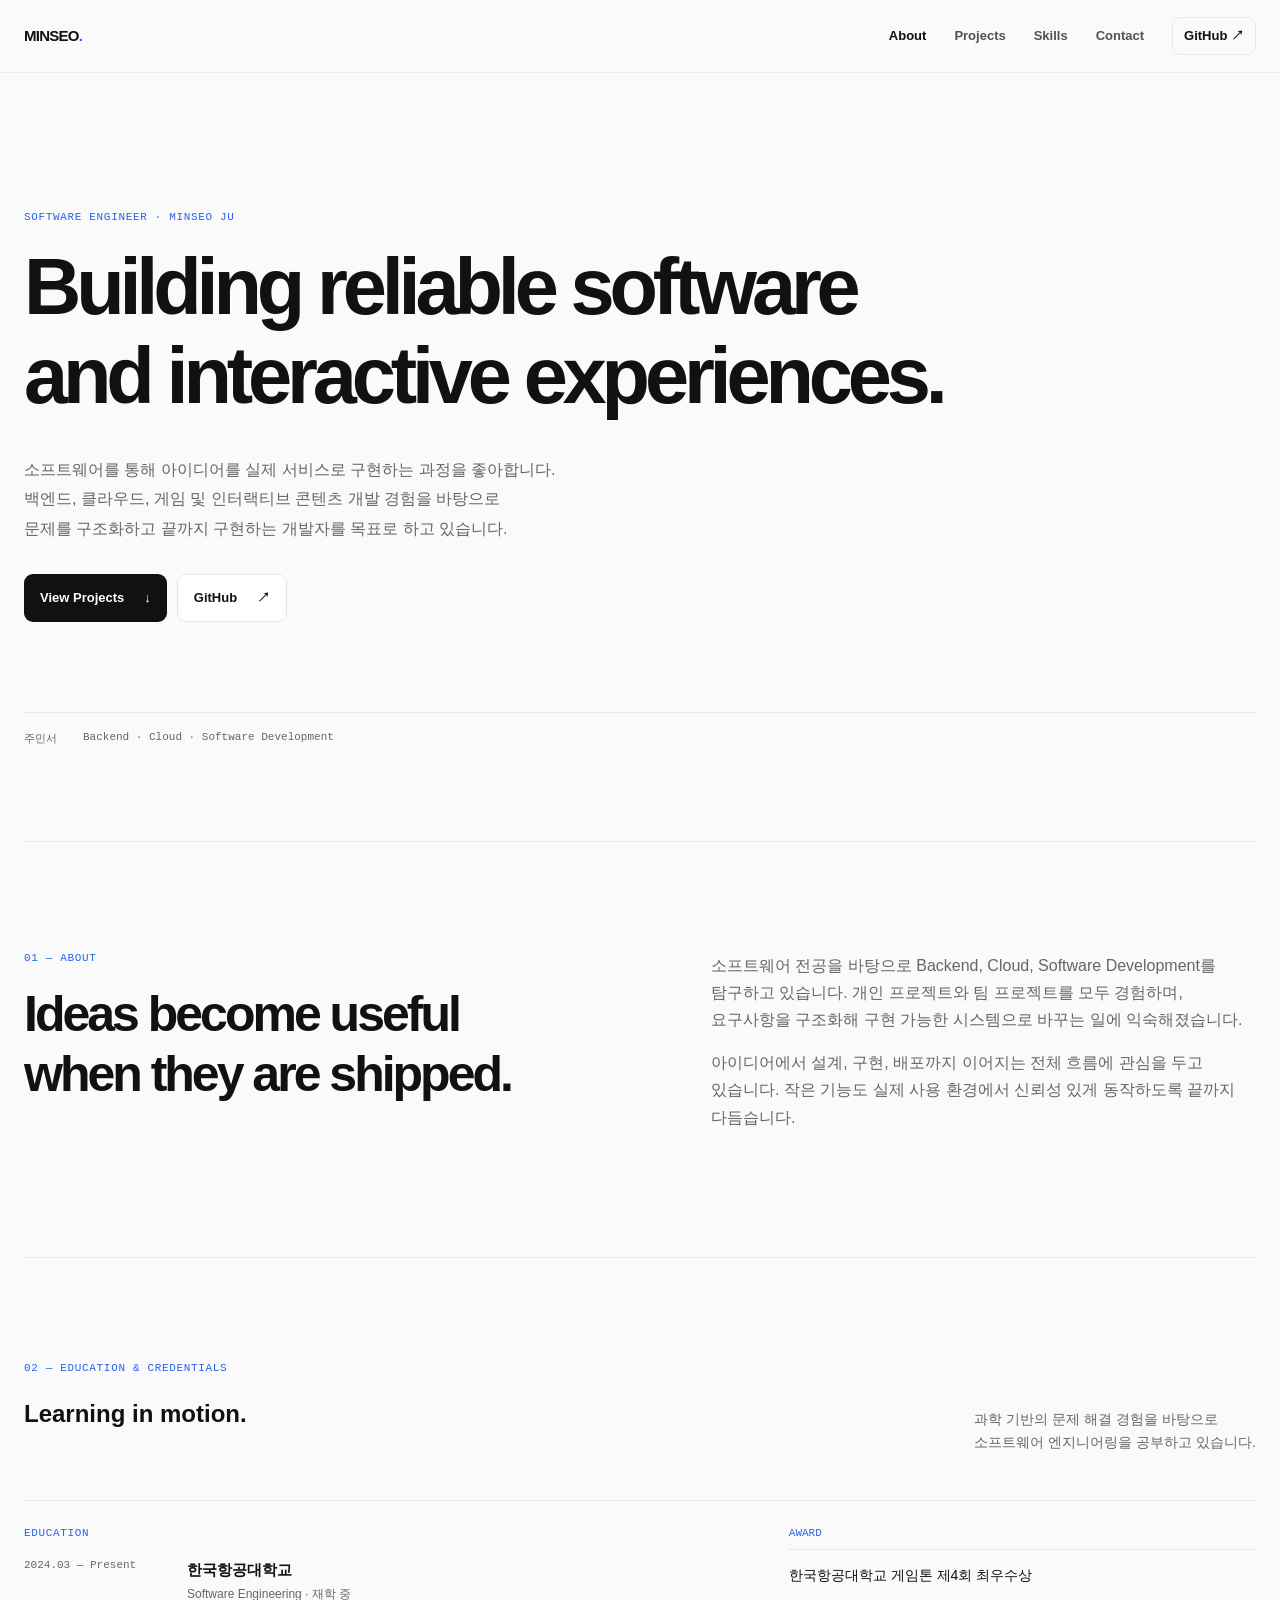
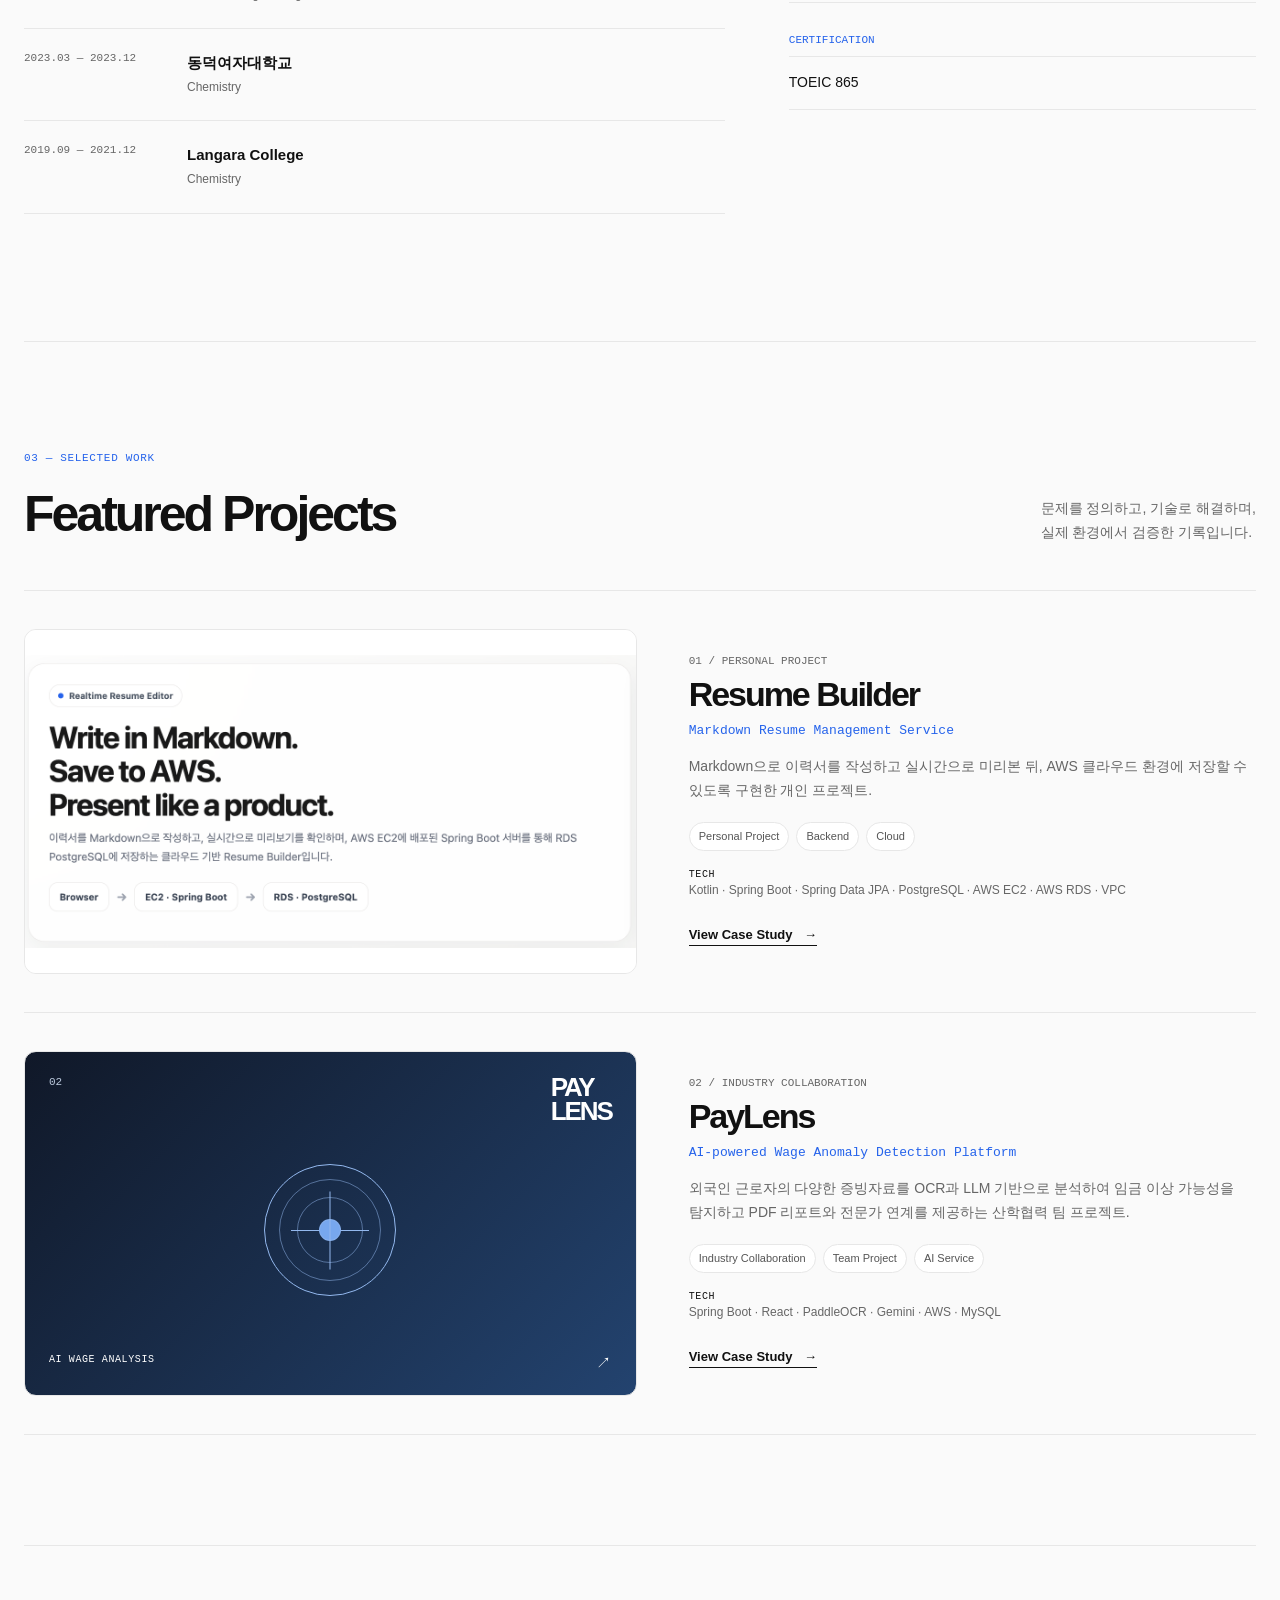
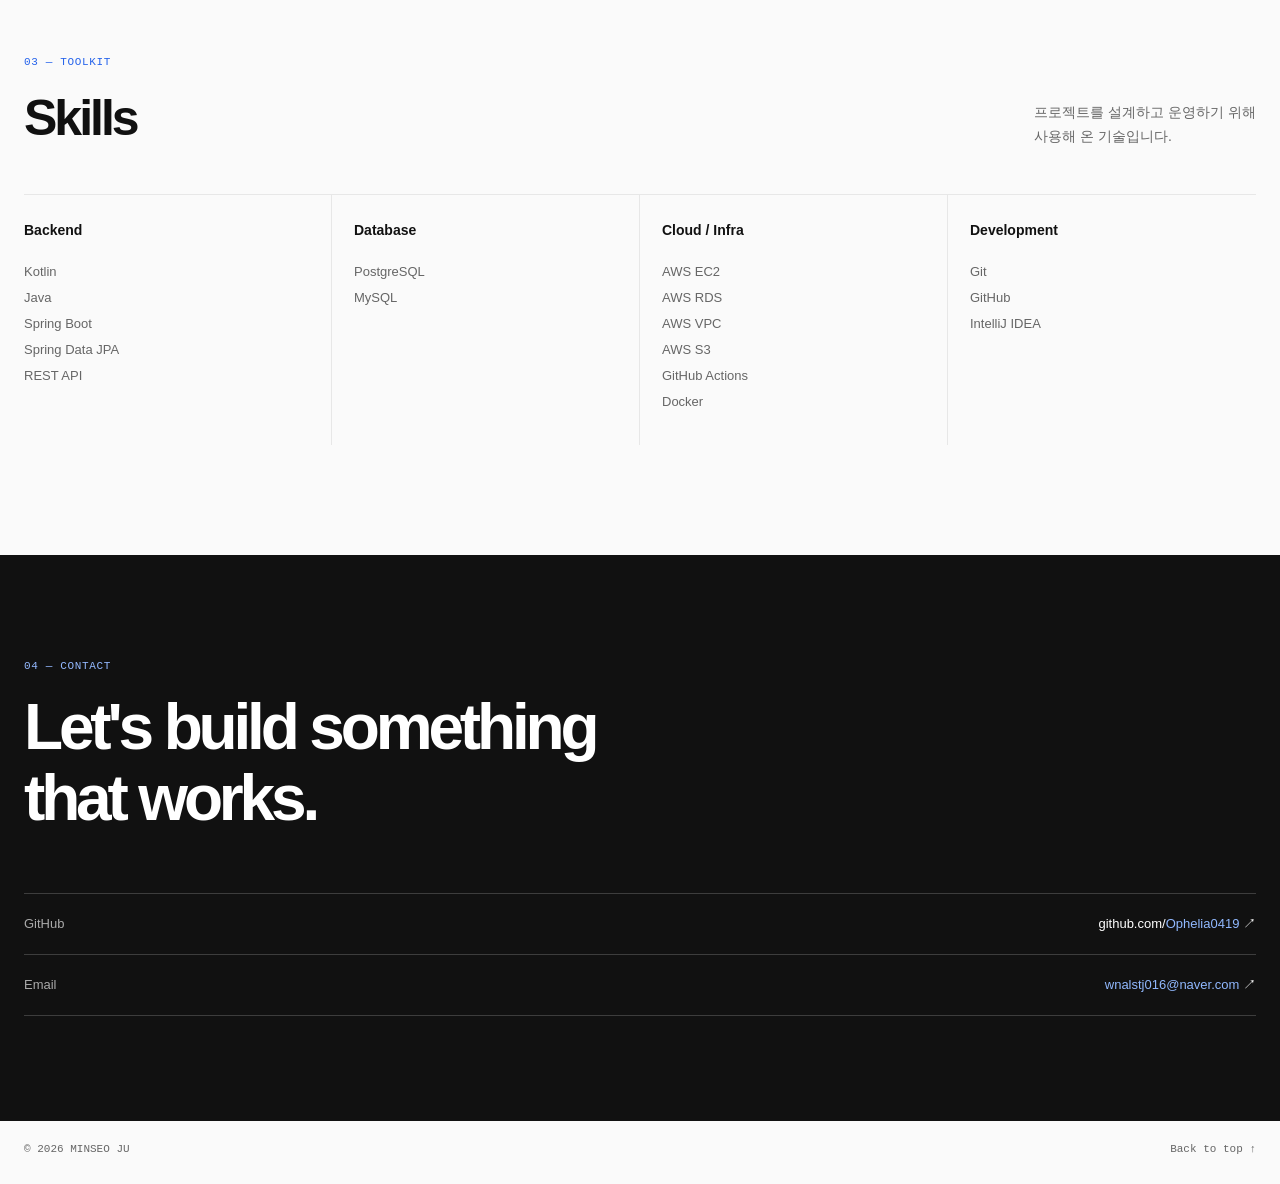
<file: index.html>
<!doctype html>
<html lang="ko">
  <head>
    <meta charset="utf-8">
    <meta name="viewport" content="width=device-width, initial-scale=1">
    <meta name="description" content="주민서의 프로젝트 중심 개발자 포트폴리오">
    <title>MINSEO JU — Software Engineer</title>
    <link rel="stylesheet" href="css/style.css">
    <style>.project-preview-image{width:100%;height:100%;display:block;object-fit:contain;background:#fff}.hero{position:relative}.profile-card{position:absolute;right:0;top:115px;width:138px;margin:0}.profile-card img{display:block;width:138px;height:176px;object-fit:cover;object-position:center top;border:1px solid var(--line);border-radius:10px;background:#fff}.profile-card figcaption{font:10px var(--mono);color:var(--muted);margin-top:8px;letter-spacing:.04em}.credentials{padding:104px 0;border-top:1px solid var(--line)}.credentials-grid{display:grid;grid-template-columns:1.5fr 1fr;gap:64px;border-top:1px solid var(--line);padding-top:26px}.education-list{list-style:none;margin:0;padding:0}.education-list li{display:grid;grid-template-columns:145px 1fr;gap:18px;padding:0 0 23px;margin:0 0 23px;border-bottom:1px solid var(--line)}.education-list time{font:11px var(--mono);color:var(--muted)}.education-list b{display:block;font-size:15px;line-height:1.4}.education-list span{display:block;margin-top:4px;font-size:12px;color:var(--muted)}.credential-group+.credential-group{margin-top:31px}.credential-group h3{font:11px var(--mono);color:var(--blue);margin:0 0 10px}.credential-group p{font-size:14px;margin:0;padding:14px 0;border-top:1px solid var(--line);border-bottom:1px solid var(--line)}@media(max-width:760px){.profile-card{position:static;width:112px;margin:0 0 22px}.profile-card img{width:112px;height:144px}.credentials{padding:70px 0}.credentials-grid{grid-template-columns:1fr;gap:36px}.education-list li{grid-template-columns:1fr;gap:4px}}</style>
  </head>
  <body data-page="home">
    <a class="skip-link" href="#main">본문으로 건너뛰기</a>
    <header class="site-header">
      <div class="nav-wrap">
        <a class="brand" href="index.html" aria-label="MINSEO 홈">MINSEO<span>.</span></a>
        <button class="menu-toggle" type="button" aria-expanded="false" aria-controls="primary-nav"><span></span><span></span><span></span><span class="sr-only">메뉴 열기</span></button>
        <nav id="primary-nav" class="primary-nav" aria-label="주요 메뉴">
          <a href="#about">About</a><a href="#projects">Projects</a><a href="#skills">Skills</a><a href="#contact">Contact</a>
          <a class="nav-github" href="https://github.com/Ophelia0419" target="_blank" rel="noreferrer">GitHub <span aria-hidden="true">↗</span></a>
        </nav>
      </div>
    </header>
    <main id="main">
      <section class="hero container reveal">
        <p class="eyebrow">SOFTWARE ENGINEER · MINSEO JU</p>
        <h1>Building reliable software<br>and interactive experiences.</h1>
        <p class="hero-korean">소프트웨어를 통해 아이디어를 실제 서비스로 구현하는 과정을 좋아합니다.<br>백엔드, 클라우드, 게임 및 인터랙티브 콘텐츠 개발 경험을 바탕으로<br>문제를 구조화하고 끝까지 구현하는 개발자를 목표로 하고 있습니다.</p>
        <div class="hero-actions"><a class="button button-primary" href="#projects">View Projects <span>↓</span></a><a class="button button-secondary" href="https://github.com/Ophelia0419" target="_blank" rel="noreferrer">GitHub <span>↗</span></a></div>
        <div class="hero-meta"><span>주민서</span><span>Backend · Cloud · Software Development</span></div>
      </section>

      <section id="about" class="section container section-split reveal">
        <div><p class="section-index">01 — ABOUT</p><h2>Ideas become useful<br>when they are shipped.</h2></div>
        <div class="prose"><p>소프트웨어 전공을 바탕으로 Backend, Cloud, Software Development를 탐구하고 있습니다. 개인 프로젝트와 팀 프로젝트를 모두 경험하며, 요구사항을 구조화해 구현 가능한 시스템으로 바꾸는 일에 익숙해졌습니다.</p><p>아이디어에서 설계, 구현, 배포까지 이어지는 전체 흐름에 관심을 두고 있습니다. 작은 기능도 실제 사용 환경에서 신뢰성 있게 동작하도록 끝까지 다듬습니다.</p></div>
      </section>

      <section class="credentials container reveal" aria-labelledby="credentials-title"><div class="section-heading"><div><p class="section-index">02 — EDUCATION &amp; CREDENTIALS</p><h2 id="credentials-title">Learning in motion.</h2></div><p>과학 기반의 문제 해결 경험을 바탕으로<br>소프트웨어 엔지니어링을 공부하고 있습니다.</p></div><div class="credentials-grid"><div><p class="section-index">EDUCATION</p><ol class="education-list"><li><time>2024.03 — Present</time><div><b>한국항공대학교</b><span>Software Engineering · 재학 중</span></div></li><li><time>2023.03 — 2023.12</time><div><b>동덕여자대학교</b><span>Chemistry</span></div></li><li><time>2019.09 — 2021.12</time><div><b>Langara College</b><span>Chemistry</span></div></li></ol></div><div><div class="credential-group"><h3>AWARD</h3><p>한국항공대학교 게임톤 제4회 최우수상</p></div><div class="credential-group"><h3>CERTIFICATION</h3><p>TOEIC 865</p></div></div></div></section>

      <section id="projects" class="section container reveal">
        <div class="section-heading"><div><p class="section-index">03 — SELECTED WORK</p><h2>Featured Projects</h2></div><p>문제를 정의하고, 기술로 해결하며,<br>실제 환경에서 검증한 기록입니다.</p></div>
        <div class="project-list">
          <article class="project-card"><a class="project-visual resume-visual" href="projects/resume-builder.html" aria-label="Resume Builder 사례 보기"><img class="project-preview-image" src="assets/resume-builder/thumbnail.png" alt="Resume Builder 서비스 소개 화면"></a><div class="project-info"><div class="project-number">01 / PERSONAL PROJECT</div><h3>Resume Builder</h3><p class="project-subtitle">Markdown Resume Management Service</p><p>Markdown으로 이력서를 작성하고 실시간으로 미리본 뒤, AWS 클라우드 환경에 저장할 수 있도록 구현한 개인 프로젝트.</p><ul class="tag-list"><li>Personal Project</li><li>Backend</li><li>Cloud</li></ul><p class="tech-line"><span>Tech</span>Kotlin · Spring Boot · Spring Data JPA · PostgreSQL · AWS EC2 · AWS RDS · VPC</p><a class="text-link" href="projects/resume-builder.html">View Case Study <span>→</span></a></div></article>
          <article class="project-card"><a class="project-visual paylens-visual" href="projects/paylens.html" aria-label="PayLens 사례 보기"><div class="visual-label"><span>02</span><strong>PAY<br>LENS</strong></div><div class="lens-mark"><span></span><span></span><span></span></div><span class="visual-caption">AI WAGE ANALYSIS <em>↗</em></span></a><div class="project-info"><div class="project-number">02 / INDUSTRY COLLABORATION</div><h3>PayLens</h3><p class="project-subtitle">AI-powered Wage Anomaly Detection Platform</p><p>외국인 근로자의 다양한 증빙자료를 OCR과 LLM 기반으로 분석하여 임금 이상 가능성을 탐지하고 PDF 리포트와 전문가 연계를 제공하는 산학협력 팀 프로젝트.</p><ul class="tag-list"><li>Industry Collaboration</li><li>Team Project</li><li>AI Service</li></ul><p class="tech-line"><span>Tech</span>Spring Boot · React · PaddleOCR · Gemini · AWS · MySQL</p><a class="text-link" href="projects/paylens.html">View Case Study <span>→</span></a></div></article>
        </div>
      </section>

      <section id="skills" class="section container reveal"><div class="section-heading"><div><p class="section-index">03 — TOOLKIT</p><h2>Skills</h2></div><p>프로젝트를 설계하고 운영하기 위해<br>사용해 온 기술입니다.</p></div><div class="skills-grid"><div><h3>Backend</h3><ul><li>Kotlin</li><li>Java</li><li>Spring Boot</li><li>Spring Data JPA</li><li>REST API</li></ul></div><div><h3>Database</h3><ul><li>PostgreSQL</li><li>MySQL</li></ul></div><div><h3>Cloud / Infra</h3><ul><li>AWS EC2</li><li>AWS RDS</li><li>AWS VPC</li><li>AWS S3</li><li>GitHub Actions</li><li>Docker</li></ul></div><div><h3>Development</h3><ul><li>Git</li><li>GitHub</li><li>IntelliJ IDEA</li></ul></div></div></section>

      <section id="contact" class="contact-section reveal"><div class="container"><p class="section-index">04 — CONTACT</p><h2>Let's build something<br>that works.</h2><div class="contact-links"><a href="https://github.com/Ophelia0419" target="_blank" rel="noreferrer"><span>GitHub</span><strong>github.com/<em>Ophelia0419</em> ↗</strong></a><a href="mailto:wnalstj016@naver.com"><span>Email</span><strong><em>wnalstj016@naver.com</em> ↗</strong></a></div></div></section>
    </main>
    <footer class="site-footer container"><span>© <span data-year></span> MINSEO JU</span><a href="#main">Back to top ↑</a></footer>
    <script src="js/main.js"></script>
  </body>
</html>
</file>
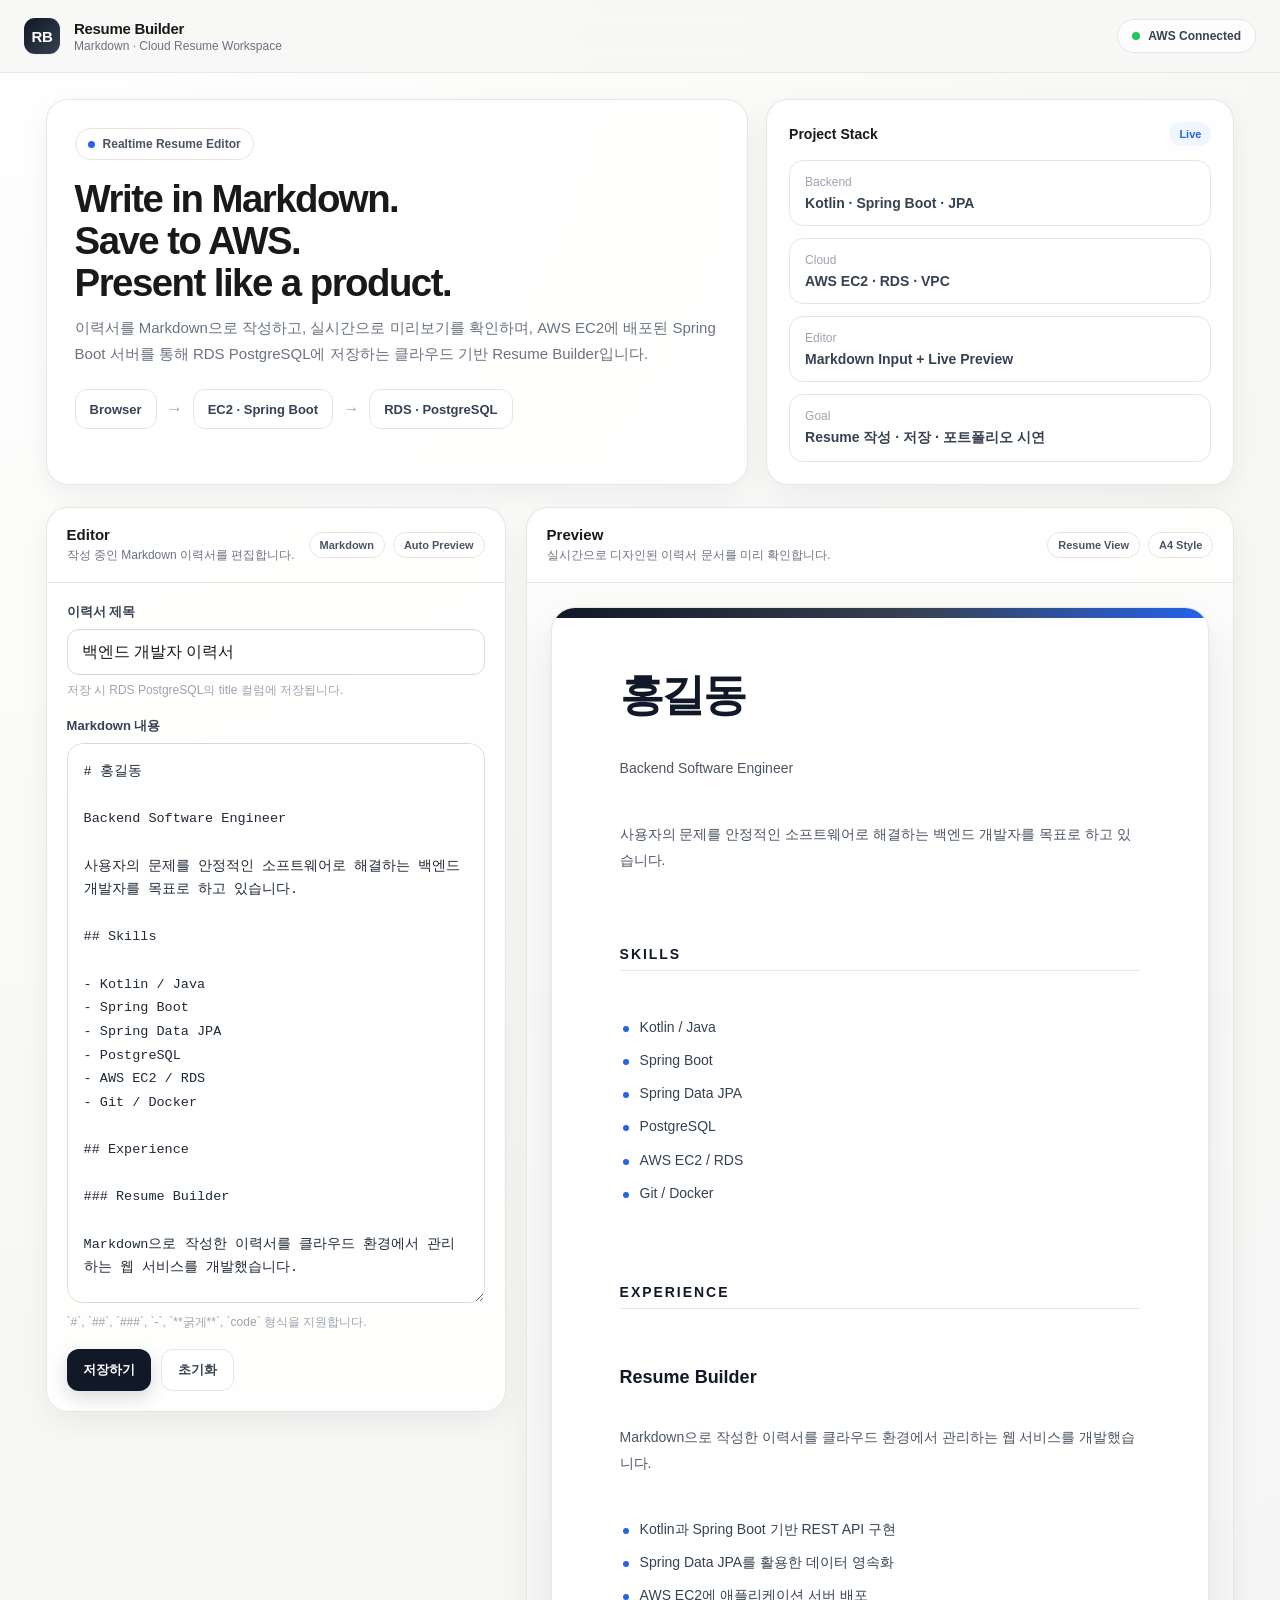
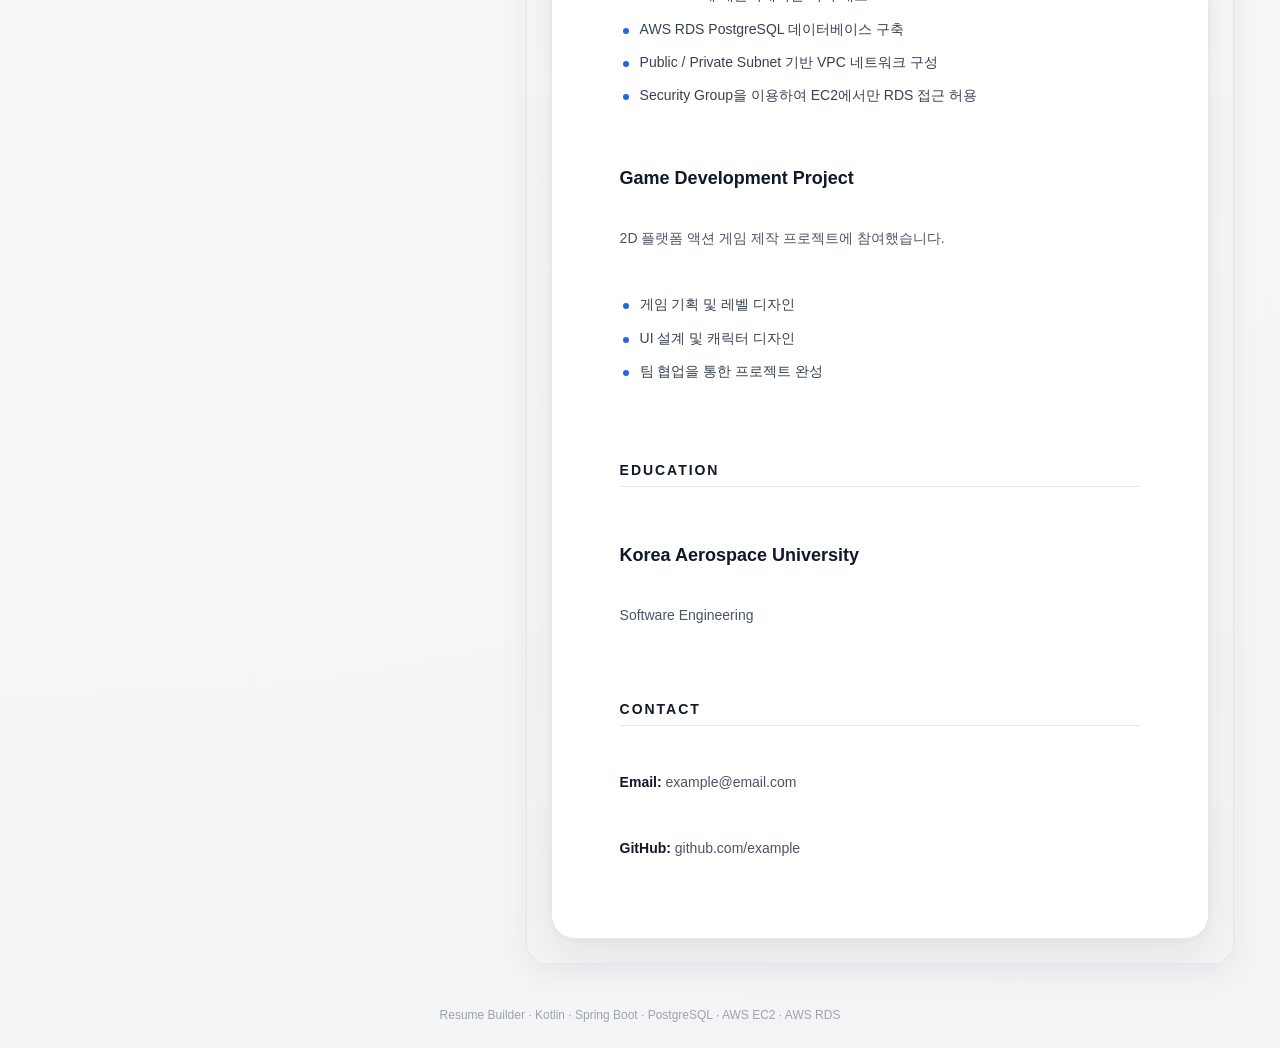
<file: src/main/resources/static/index.html>
<!DOCTYPE html>
<html lang="ko">
<head>
    <meta charset="UTF-8" />
    <meta name="viewport" content="width=device-width, initial-scale=1.0" />
    <title>Resume Builder</title>

    <style>
        :root {
            --bg: #f7f7f5;
            --panel: rgba(255, 255, 255, 0.82);
            --panel-solid: #ffffff;
            --border: #e7e5e4;
            --text: #191919;
            --muted: #6b7280;
            --subtle: #9ca3af;
            --primary: #111827;
            --accent: #2563eb;
            --accent-soft: #eff6ff;
            --success-bg: #ecfdf5;
            --success-border: #a7f3d0;
            --success-text: #047857;
            --error-bg: #fef2f2;
            --error-border: #fecaca;
            --error-text: #b91c1c;
            --shadow: 0 10px 30px rgba(15, 23, 42, 0.06);
            --shadow-soft: 0 1px 2px rgba(15, 23, 42, 0.04);
            --radius-xl: 22px;
            --radius-lg: 16px;
            --radius-md: 12px;
            --radius-sm: 10px;
        }

        * {
            box-sizing: border-box;
        }

        html, body {
            margin: 0;
            padding: 0;
            background: radial-gradient(circle at top left, #ffffff 0%, #f7f7f5 45%, #f3f4f6 100%);
            color: var(--text);
            font-family:
                    Inter,
                    -apple-system,
                    BlinkMacSystemFont,
                    "Segoe UI",
                    Roboto,
                    "Noto Sans KR",
                    sans-serif;
        }

        a {
            color: inherit;
            text-decoration: none;
        }

        button,
        input,
        textarea {
            font: inherit;
        }

        .app-shell {
            min-height: 100vh;
            display: flex;
            flex-direction: column;
        }

        /* =========================
           Topbar
        ========================= */

        .topbar {
            position: sticky;
            top: 0;
            z-index: 20;

            backdrop-filter: blur(14px);
            -webkit-backdrop-filter: blur(14px);

            background: rgba(247, 247, 245, 0.78);
            border-bottom: 1px solid rgba(231, 229, 228, 0.9);
        }

        .topbar-inner {
            max-width: 1400px;
            margin: 0 auto;
            height: 72px;
            padding: 0 24px;

            display: flex;
            align-items: center;
            justify-content: space-between;
            gap: 24px;
        }

        .brand {
            display: flex;
            align-items: center;
            gap: 14px;
        }

        .brand-mark {
            width: 36px;
            height: 36px;
            border-radius: 11px;

            background:
                    linear-gradient(135deg, #111827 0%, #374151 100%);
            color: white;

            display: flex;
            align-items: center;
            justify-content: center;

            font-weight: 800;
            font-size: 15px;
            letter-spacing: -0.02em;

            box-shadow: var(--shadow-soft);
        }

        .brand-copy {
            display: flex;
            flex-direction: column;
            gap: 2px;
        }

        .brand-title {
            font-size: 15px;
            font-weight: 700;
            letter-spacing: -0.02em;
        }

        .brand-subtitle {
            font-size: 12px;
            color: var(--muted);
        }

        .topbar-right {
            display: flex;
            align-items: center;
            gap: 10px;
        }

        .tag {
            display: inline-flex;
            align-items: center;
            gap: 8px;

            height: 34px;
            padding: 0 14px;

            border: 1px solid var(--border);
            border-radius: 999px;

            background: rgba(255,255,255,0.72);
            color: #374151;
            font-size: 12px;
            font-weight: 600;
        }

        .tag-dot {
            width: 8px;
            height: 8px;
            border-radius: 50%;
            background: #22c55e;
        }

        /* =========================
           Layout
        ========================= */

        .page {
            width: min(1440px, 96%);
            margin: 0 auto;
            padding: 26px 20px 34px;
        }

        .hero {
            margin-bottom: 22px;
            display: grid;
            grid-template-columns: 1.2fr 0.8fr;
            gap: 18px;
        }

        .hero-card,
        .meta-card {
            background: var(--panel);
            border: 1px solid rgba(231, 229, 228, 0.95);
            border-radius: var(--radius-xl);
            box-shadow: var(--shadow);
            backdrop-filter: blur(8px);
            -webkit-backdrop-filter: blur(8px);
        }

        .hero-card {
            padding: 28px 28px 24px;
        }

        .hero-eyebrow {
            display: inline-flex;
            align-items: center;
            gap: 8px;

            padding: 8px 12px;
            border-radius: 999px;
            background: rgba(255,255,255,0.86);
            border: 1px solid var(--border);

            font-size: 12px;
            font-weight: 700;
            color: #4b5563;
        }

        .hero-eyebrow::before {
            content: "";
            width: 7px;
            height: 7px;
            border-radius: 50%;
            background: var(--accent);
        }

        .hero h1 {
            margin: 18px 0 10px;
            font-size: clamp(28px, 3vw, 42px);
            line-height: 1.1;
            letter-spacing: -0.04em;
        }

        .hero p {
            margin: 0;
            color: var(--muted);
            font-size: 15px;
            line-height: 1.75;
            max-width: 780px;
        }

        .flow {
            margin-top: 22px;
            display: flex;
            flex-wrap: wrap;
            align-items: center;
            gap: 10px;
        }

        .flow-box {
            display: inline-flex;
            align-items: center;
            justify-content: center;

            min-height: 40px;
            padding: 0 14px;

            border-radius: 12px;
            border: 1px solid var(--border);
            background: rgba(255,255,255,0.92);

            font-size: 13px;
            font-weight: 700;
            color: #374151;
        }

        .flow-arrow {
            color: #9ca3af;
            font-weight: 700;
        }

        .meta-card {
            padding: 22px;
            display: flex;
            flex-direction: column;
            gap: 14px;
        }

        .meta-head {
            display: flex;
            align-items: center;
            justify-content: space-between;
        }

        .meta-title {
            font-size: 14px;
            font-weight: 700;
        }

        .meta-badge {
            font-size: 11px;
            font-weight: 700;
            color: var(--accent);
            background: var(--accent-soft);
            border-radius: 999px;
            padding: 6px 10px;
        }

        .meta-grid {
            display: grid;
            grid-template-columns: 1fr;
            gap: 12px;
        }

        .meta-item {
            background: rgba(255,255,255,0.85);
            border: 1px solid var(--border);
            border-radius: 14px;
            padding: 14px 15px;
        }

        .meta-label {
            font-size: 12px;
            color: var(--subtle);
            margin-bottom: 6px;
        }

        .meta-value {
            font-size: 14px;
            font-weight: 700;
            color: #374151;
        }

        /* =========================
           Workspace
        ========================= */

        .workspace {
            display: grid;
            grid-template-columns: 460px minmax(0, 1fr);
            gap: 20px;
            align-items: start;
        }

        .panel {
            background: var(--panel);
            border: 1px solid rgba(231, 229, 228, 0.95);
            border-radius: var(--radius-xl);
            box-shadow: var(--shadow);
            backdrop-filter: blur(8px);
            -webkit-backdrop-filter: blur(8px);
            overflow: hidden;
        }

        .panel-header {
            padding: 18px 20px;
            border-bottom: 1px solid rgba(231, 229, 228, 0.9);

            display: flex;
            align-items: center;
            justify-content: space-between;
            gap: 12px;
        }

        .panel-heading {
            display: flex;
            flex-direction: column;
            gap: 4px;
        }

        .panel-title {
            font-size: 15px;
            font-weight: 700;
        }

        .panel-description {
            font-size: 12px;
            color: var(--muted);
        }

        .panel-tools {
            display: flex;
            align-items: center;
            gap: 8px;
        }

        .tool-pill {
            font-size: 11px;
            font-weight: 700;
            color: #4b5563;

            background: rgba(255,255,255,0.86);
            border: 1px solid var(--border);
            border-radius: 999px;
            padding: 6px 10px;
        }

        .editor-panel .panel-content {
            padding: 20px;
        }

        .preview-panel .panel-content {
            padding: 0;
        }

        .field {
            margin-bottom: 18px;
        }

        .field label {
            display: block;
            margin-bottom: 8px;

            font-size: 13px;
            font-weight: 700;
            color: #374151;
        }

        .field-hint {
            margin-top: 7px;
            font-size: 12px;
            color: var(--subtle);
        }

        input[type="text"] {
            width: 100%;
            height: 46px;
            border: 1px solid #ddd6d3;
            border-radius: 12px;
            background: rgba(255,255,255,0.95);
            color: var(--text);
            padding: 0 14px;
            outline: none;
            transition: 0.15s ease;
            box-shadow: inset 0 1px 1px rgba(15,23,42,0.02);
        }

        input[type="text"]:focus,
        textarea:focus {
            border-color: #cbd5e1;
            box-shadow:
                    0 0 0 4px rgba(37, 99, 235, 0.08);
        }

        textarea {
            width: 100%;
            min-height: 560px;
            resize: vertical;

            border: 1px solid #ddd6d3;
            border-radius: 16px;
            background: rgba(255,255,255,0.96);

            padding: 16px 16px 18px;
            outline: none;

            font-family:
                    "SFMono-Regular",
                    ui-monospace,
                    SFMono-Regular,
                    Menlo,
                    Monaco,
                    Consolas,
                    "Liberation Mono",
                    monospace;
            font-size: 13.5px;
            line-height: 1.75;
            color: #1f2937;
        }

        .button-row {
            display: flex;
            flex-wrap: wrap;
            gap: 10px;
            margin-top: 18px;
        }

        .btn {
            appearance: none;
            border: none;
            cursor: pointer;

            height: 42px;
            padding: 0 16px;

            border-radius: 12px;
            transition: 0.16s ease;

            display: inline-flex;
            align-items: center;
            justify-content: center;
            gap: 8px;

            font-size: 13px;
            font-weight: 700;
        }

        .btn-primary {
            background: #111827;
            color: white;
            box-shadow: 0 6px 18px rgba(17, 24, 39, 0.16);
        }

        .btn-primary:hover {
            background: #0f172a;
            transform: translateY(-1px);
        }

        .btn-secondary {
            background: rgba(255,255,255,0.95);
            color: #374151;
            border: 1px solid var(--border);
        }

        .btn-secondary:hover {
            background: #f9fafb;
        }

        #status {
            display: none;
            margin-top: 14px;
            padding: 14px 15px;
            border-radius: 14px;
            font-size: 13px;
            line-height: 1.65;
        }

        .success {
            display: block !important;
            background: var(--success-bg);
            border: 1px solid var(--success-border);
            color: var(--success-text);
        }

        .error {
            display: block !important;
            background: var(--error-bg);
            border: 1px solid var(--error-border);
            color: var(--error-text);
        }

        /* =========================
           Preview Area
        ========================= */

        .preview-stage {
            min-height: 100%;
            padding: 24px;
            background:
                    linear-gradient(180deg, rgba(250,250,249,0.68) 0%, rgba(244,244,245,0.92) 100%);
        }

        .resume-sheet {
            position: relative;
            width: 100%;
            max-width: 860px;
            min-height: 1080px;
            margin: 0 auto;
            background: #ffffff;
            border: 1px solid #ece7e3;
            border-radius: 24px;
            box-shadow:
                    0 20px 50px rgba(15, 23, 42, 0.08),
                    0 2px 6px rgba(15, 23, 42, 0.04);
            padding: 64px 68px;
            overflow: hidden;
        }

        .resume-sheet::before {
            content: "";
            position: absolute;
            top: 0;
            left: 0;
            width: 100%;
            height: 10px;
            background: linear-gradient(90deg, #111827 0%, #374151 55%, #2563eb 100%);
        }

        .resume-sheet h1 {
            margin: 0 0 8px;
            font-size: 44px;
            line-height: 1.05;
            letter-spacing: -0.05em;
            color: #111827;
            font-weight: 800;
        }

        .resume-sheet h1 + p,
        .resume-sheet h1 + br + p {
            margin-top: 12px;
        }

        .resume-sheet h2 {
            margin-top: 42px;
            margin-bottom: 16px;
            font-size: 14px;
            letter-spacing: 0.14em;
            text-transform: uppercase;
            color: #111827;
            font-weight: 800;
            padding-bottom: 8px;
            border-bottom: 1px solid #e5e7eb;
        }

        .resume-sheet h3 {
            margin-top: 22px;
            margin-bottom: 8px;
            font-size: 18px;
            line-height: 1.35;
            color: #111827;
            font-weight: 700;
        }

        .resume-sheet p {
            margin: 10px 0 12px;
            font-size: 14px;
            line-height: 1.85;
            color: #4b5563;
        }

        .resume-sheet ul {
            margin: 10px 0 18px;
            padding: 0;
            list-style: none;
        }

        .resume-sheet li {
            position: relative;
            padding-left: 20px;
            margin: 8px 0;
            color: #374151;
            font-size: 14px;
            line-height: 1.8;
        }

        .resume-sheet li::before {
            content: "";
            position: absolute;
            left: 3px;
            top: 11px;
            width: 6px;
            height: 6px;
            border-radius: 50%;
            background: #2563eb;
        }

        .resume-sheet strong {
            color: #111827;
            font-weight: 700;
        }

        .resume-sheet code {
            background: #f3f4f6;
            color: #1d4ed8;
            padding: 3px 7px;
            border-radius: 6px;
            font-size: 12px;
        }

        .resume-sheet hr {
            border: none;
            border-top: 1px solid #e5e7eb;
            margin: 28px 0;
        }

        /* =========================
           Footer
        ========================= */

        .footer {
            width: min(1440px, 96%);
            margin: 10px auto 26px;
            padding: 0 20px;
            color: var(--subtle);
            font-size: 12px;
            text-align: center;
        }

        /* =========================
           Responsive
        ========================= */

        @media (max-width: 1200px) {
            .hero {
                grid-template-columns: 1fr;
            }

            .workspace {
                grid-template-columns: 1fr;
            }

            .resume-sheet {
                max-width: 100%;
            }
        }

        @media (max-width: 768px) {
            .topbar-inner {
                padding: 0 16px;
                height: 68px;
            }

            .page {
                width: 100%;
                padding: 18px 12px 28px;
            }

            .hero-card,
            .meta-card,
            .panel {
                border-radius: 18px;
            }

            .hero-card {
                padding: 22px 18px;
            }

            .meta-card {
                padding: 18px;
            }

            .panel-header {
                padding: 16px;
            }

            .editor-panel .panel-content {
                padding: 16px;
            }

            textarea {
                min-height: 420px;
            }

            .preview-stage {
                padding: 12px;
            }

            .resume-sheet {
                padding: 42px 26px;
                min-height: 780px;
                border-radius: 18px;
            }

            .resume-sheet h1 {
                font-size: 34px;
            }
        }
    </style>
</head>
<body>
<div class="app-shell">

    <header class="topbar">
        <div class="topbar-inner">
            <div class="brand">
                <div class="brand-mark">RB</div>
                <div class="brand-copy">
                    <div class="brand-title">Resume Builder</div>
                    <div class="brand-subtitle">Markdown · Cloud Resume Workspace</div>
                </div>
            </div>

            <div class="topbar-right">
                <div class="tag">
                    <span class="tag-dot"></span>
                    AWS Connected
                </div>
            </div>
        </div>
    </header>

    <main class="page">

        <section class="hero">
            <div class="hero-card">
                <div class="hero-eyebrow">Realtime Resume Editor</div>

                <h1>
                    Write in Markdown.<br />
                    Save to AWS.<br />
                    Present like a product.
                </h1>

                <p>
                    이력서를 Markdown으로 작성하고, 실시간으로 미리보기를 확인하며,
                    AWS EC2에 배포된 Spring Boot 서버를 통해 RDS PostgreSQL에 저장하는
                    클라우드 기반 Resume Builder입니다.
                </p>

                <div class="flow">
                    <div class="flow-box">Browser</div>
                    <div class="flow-arrow">→</div>
                    <div class="flow-box">EC2 · Spring Boot</div>
                    <div class="flow-arrow">→</div>
                    <div class="flow-box">RDS · PostgreSQL</div>
                </div>
            </div>

            <div class="meta-card">
                <div class="meta-head">
                    <div class="meta-title">Project Stack</div>
                    <div class="meta-badge">Live</div>
                </div>

                <div class="meta-grid">
                    <div class="meta-item">
                        <div class="meta-label">Backend</div>
                        <div class="meta-value">Kotlin · Spring Boot · JPA</div>
                    </div>

                    <div class="meta-item">
                        <div class="meta-label">Cloud</div>
                        <div class="meta-value">AWS EC2 · RDS · VPC</div>
                    </div>

                    <div class="meta-item">
                        <div class="meta-label">Editor</div>
                        <div class="meta-value">Markdown Input + Live Preview</div>
                    </div>

                    <div class="meta-item">
                        <div class="meta-label">Goal</div>
                        <div class="meta-value">Resume 작성 · 저장 · 포트폴리오 시연</div>
                    </div>
                </div>
            </div>
        </section>

        <section class="workspace">

            <!-- Left / Editor -->
            <section class="panel editor-panel">
                <div class="panel-header">
                    <div class="panel-heading">
                        <div class="panel-title">Editor</div>
                        <div class="panel-description">작성 중인 Markdown 이력서를 편집합니다.</div>
                    </div>

                    <div class="panel-tools">
                        <div class="tool-pill">Markdown</div>
                        <div class="tool-pill">Auto Preview</div>
                    </div>
                </div>

                <div class="panel-content">
                    <div class="field">
                        <label for="title">이력서 제목</label>
                        <input
                                id="title"
                                type="text"
                                value="백엔드 개발자 이력서"
                                placeholder="이력서 제목을 입력하세요"
                        />
                        <div class="field-hint">
                            저장 시 RDS PostgreSQL의 title 컬럼에 저장됩니다.
                        </div>
                    </div>

                    <div class="field">
                        <label for="markdown">Markdown 내용</label>
                        <textarea id="markdown" oninput="renderPreview()"># 홍길동

Backend Software Engineer

사용자의 문제를 안정적인 소프트웨어로 해결하는 백엔드 개발자를 목표로 하고 있습니다.

## Skills

- Kotlin / Java
- Spring Boot
- Spring Data JPA
- PostgreSQL
- AWS EC2 / RDS
- Git / Docker

## Experience

### Resume Builder

Markdown으로 작성한 이력서를 클라우드 환경에서 관리하는 웹 서비스를 개발했습니다.

- Kotlin과 Spring Boot 기반 REST API 구현
- Spring Data JPA를 활용한 데이터 영속화
- AWS EC2에 애플리케이션 서버 배포
- AWS RDS PostgreSQL 데이터베이스 구축
- Public / Private Subnet 기반 VPC 네트워크 구성
- Security Group을 이용하여 EC2에서만 RDS 접근 허용

### Game Development Project

2D 플랫폼 액션 게임 제작 프로젝트에 참여했습니다.

- 게임 기획 및 레벨 디자인
- UI 설계 및 캐릭터 디자인
- 팀 협업을 통한 프로젝트 완성

## Education

### Korea Aerospace University

Software Engineering

## Contact

**Email:** example@email.com

**GitHub:** github.com/example</textarea>
                        <div class="field-hint">
                            `#`, `##`, `###`, `-`, `**굵게**`, `code` 형식을 지원합니다.
                        </div>
                    </div>

                    <div class="button-row">
                        <button class="btn btn-primary" onclick="saveResume()">
                            저장하기
                        </button>

                        <button class="btn btn-secondary" onclick="clearEditor()">
                            초기화
                        </button>
                    </div>

                    <div id="status"></div>
                </div>
            </section>

            <!-- Right / Preview -->
            <section class="panel preview-panel">
                <div class="panel-header">
                    <div class="panel-heading">
                        <div class="panel-title">Preview</div>
                        <div class="panel-description">실시간으로 디자인된 이력서 문서를 미리 확인합니다.</div>
                    </div>

                    <div class="panel-tools">
                        <div class="tool-pill">Resume View</div>
                        <div class="tool-pill">A4 Style</div>
                    </div>
                </div>

                <div class="panel-content">
                    <div class="preview-stage">
                        <article id="preview" class="resume-sheet"></article>
                    </div>
                </div>
            </section>

        </section>
    </main>

    <footer class="footer">
        Resume Builder · Kotlin · Spring Boot · PostgreSQL · AWS EC2 · AWS RDS
    </footer>
</div>

<script>
    function escapeHtml(str) {
        return str
            .replace(/&/g, "&amp;")
            .replace(/</g, "&lt;")
            .replace(/>/g, "&gt;");
    }

    function renderMarkdown(markdown) {
        const lines = markdown.split("\n");
        let html = "";
        let inList = false;

        for (const rawLine of lines) {
            let line = escapeHtml(rawLine);

            line = line.replace(/\*\*(.*?)\*\*/g, "<strong>$1</strong>");
            line = line.replace(/`(.*?)`/g, "<code>$1</code>");

            if (line.startsWith("# ")) {
                closeList();
                html += `<h1>${line.substring(2)}</h1>`;
                continue;
            }

            if (line.startsWith("## ")) {
                closeList();
                html += `<h2>${line.substring(3)}</h2>`;
                continue;
            }

            if (line.startsWith("### ")) {
                closeList();
                html += `<h3>${line.substring(4)}</h3>`;
                continue;
            }

            if (line.startsWith("- ")) {
                if (!inList) {
                    html += "<ul>";
                    inList = true;
                }

                html += `<li>${line.substring(2)}</li>`;
                continue;
            }

            if (line.trim() === "---") {
                closeList();
                html += "<hr>";
                continue;
            }

            closeList();

            if (line.trim() === "") {
                html += "<br>";
                continue;
            }

            html += `<p>${line}</p>`;
        }

        closeList();
        return html;

        function closeList() {
            if (inList) {
                html += "</ul>";
                inList = false;
            }
        }
    }

    function renderPreview() {
        const markdown = document.getElementById("markdown").value;
        document.getElementById("preview").innerHTML = renderMarkdown(markdown);
    }

    async function saveResume() {
        const title = document.getElementById("title").value.trim();
        const content = document.getElementById("markdown").value;
        const status = document.getElementById("status");

        if (!title) {
            showError("이력서 제목을 입력해주세요.");
            return;
        }

        try {
            status.className = "";
            status.style.display = "block";
            status.textContent = "AWS RDS에 이력서를 저장하는 중입니다...";

            const response = await fetch("/api/resumes", {
                method: "POST",
                headers: {
                    "Content-Type": "application/json"
                },
                body: JSON.stringify({
                    title: title,
                    content: content
                })
            });

            if (!response.ok) {
                throw new Error("HTTP " + response.status);
            }

            const data = await response.json();

            status.className = "success";
            status.innerHTML = `
                ✓ 이력서가 AWS RDS에 저장되었습니다.
                <br>
                Resume ID: <strong>${data.id}</strong>
            `;
        } catch (error) {
            console.error(error);
            showError("저장에 실패했습니다. 서버 연결 상태를 확인해주세요.");
        }
    }

    function showError(message) {
        const status = document.getElementById("status");
        status.className = "error";
        status.textContent = message;
    }

    function clearEditor() {
        document.getElementById("title").value = "";
        document.getElementById("markdown").value = "";
        document.getElementById("status").style.display = "none";
        renderPreview();
    }

    renderPreview();
</script>
</body>
</html>
</file>
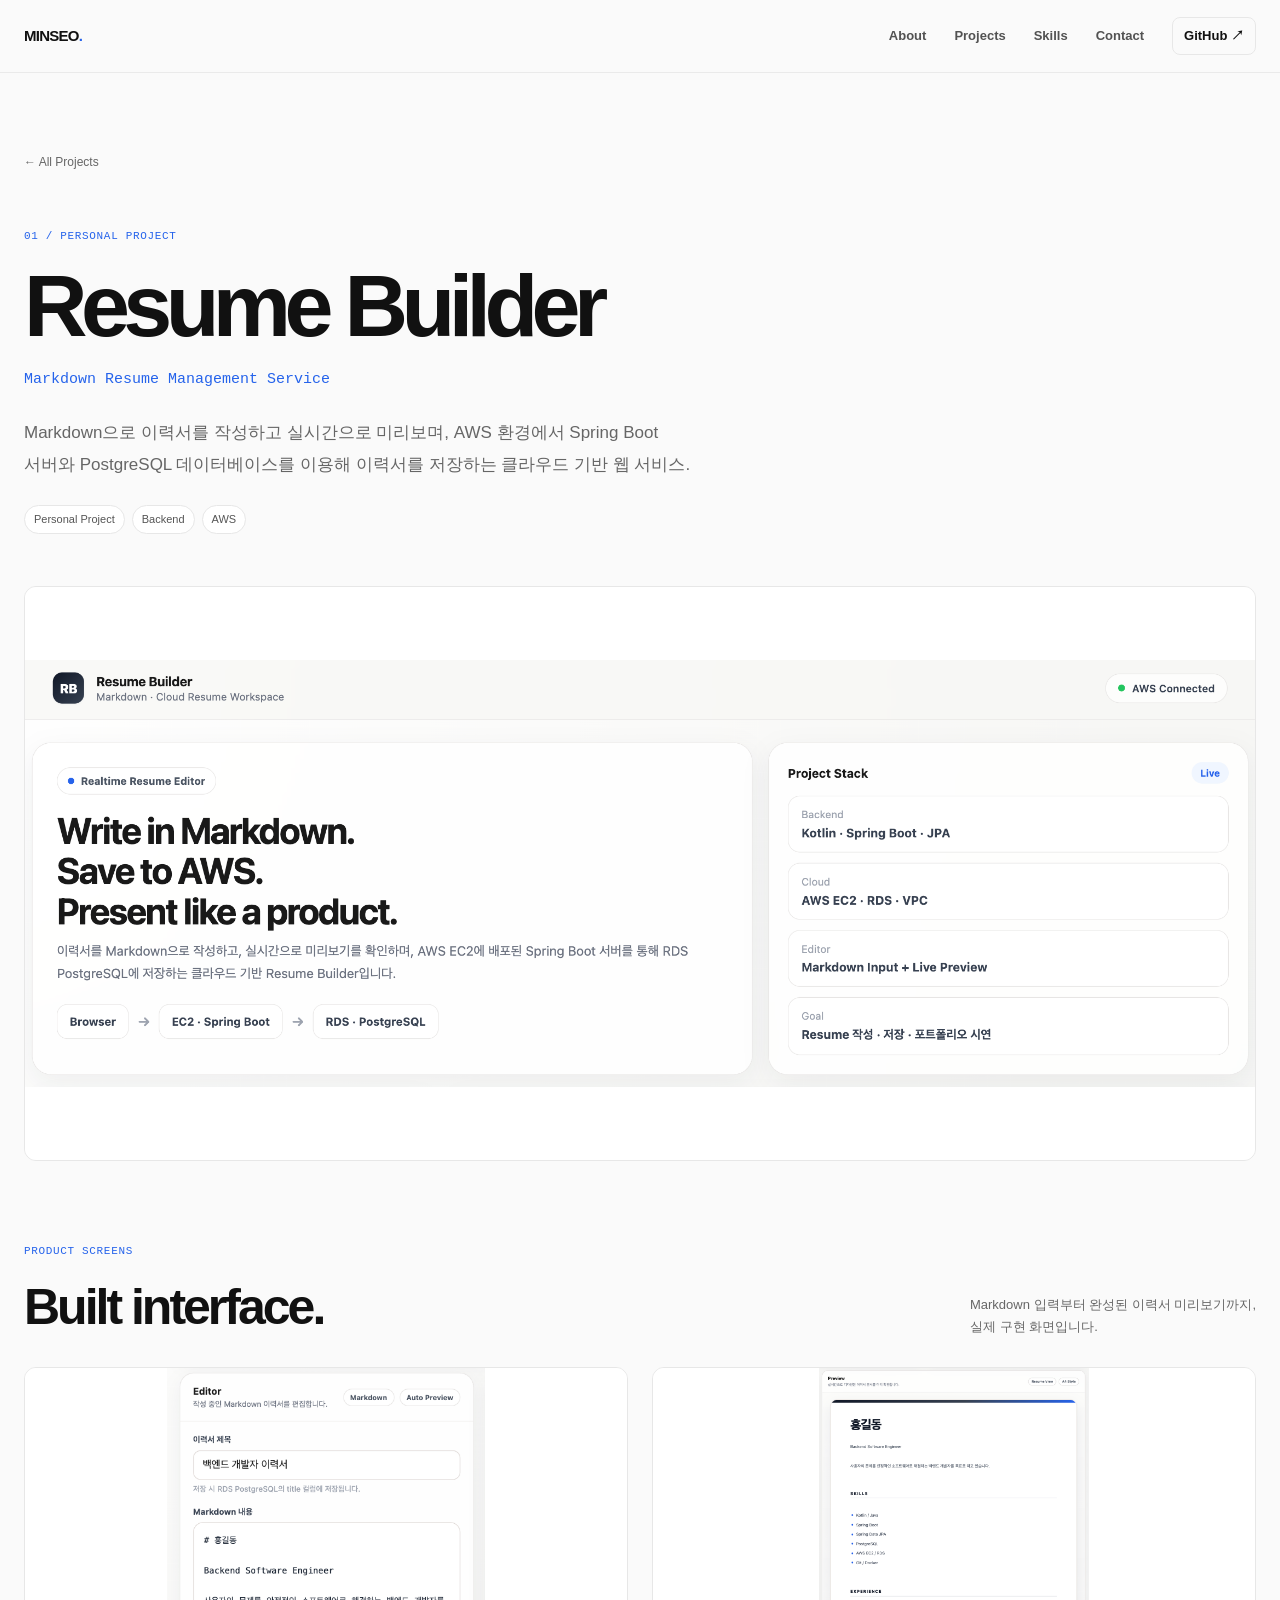
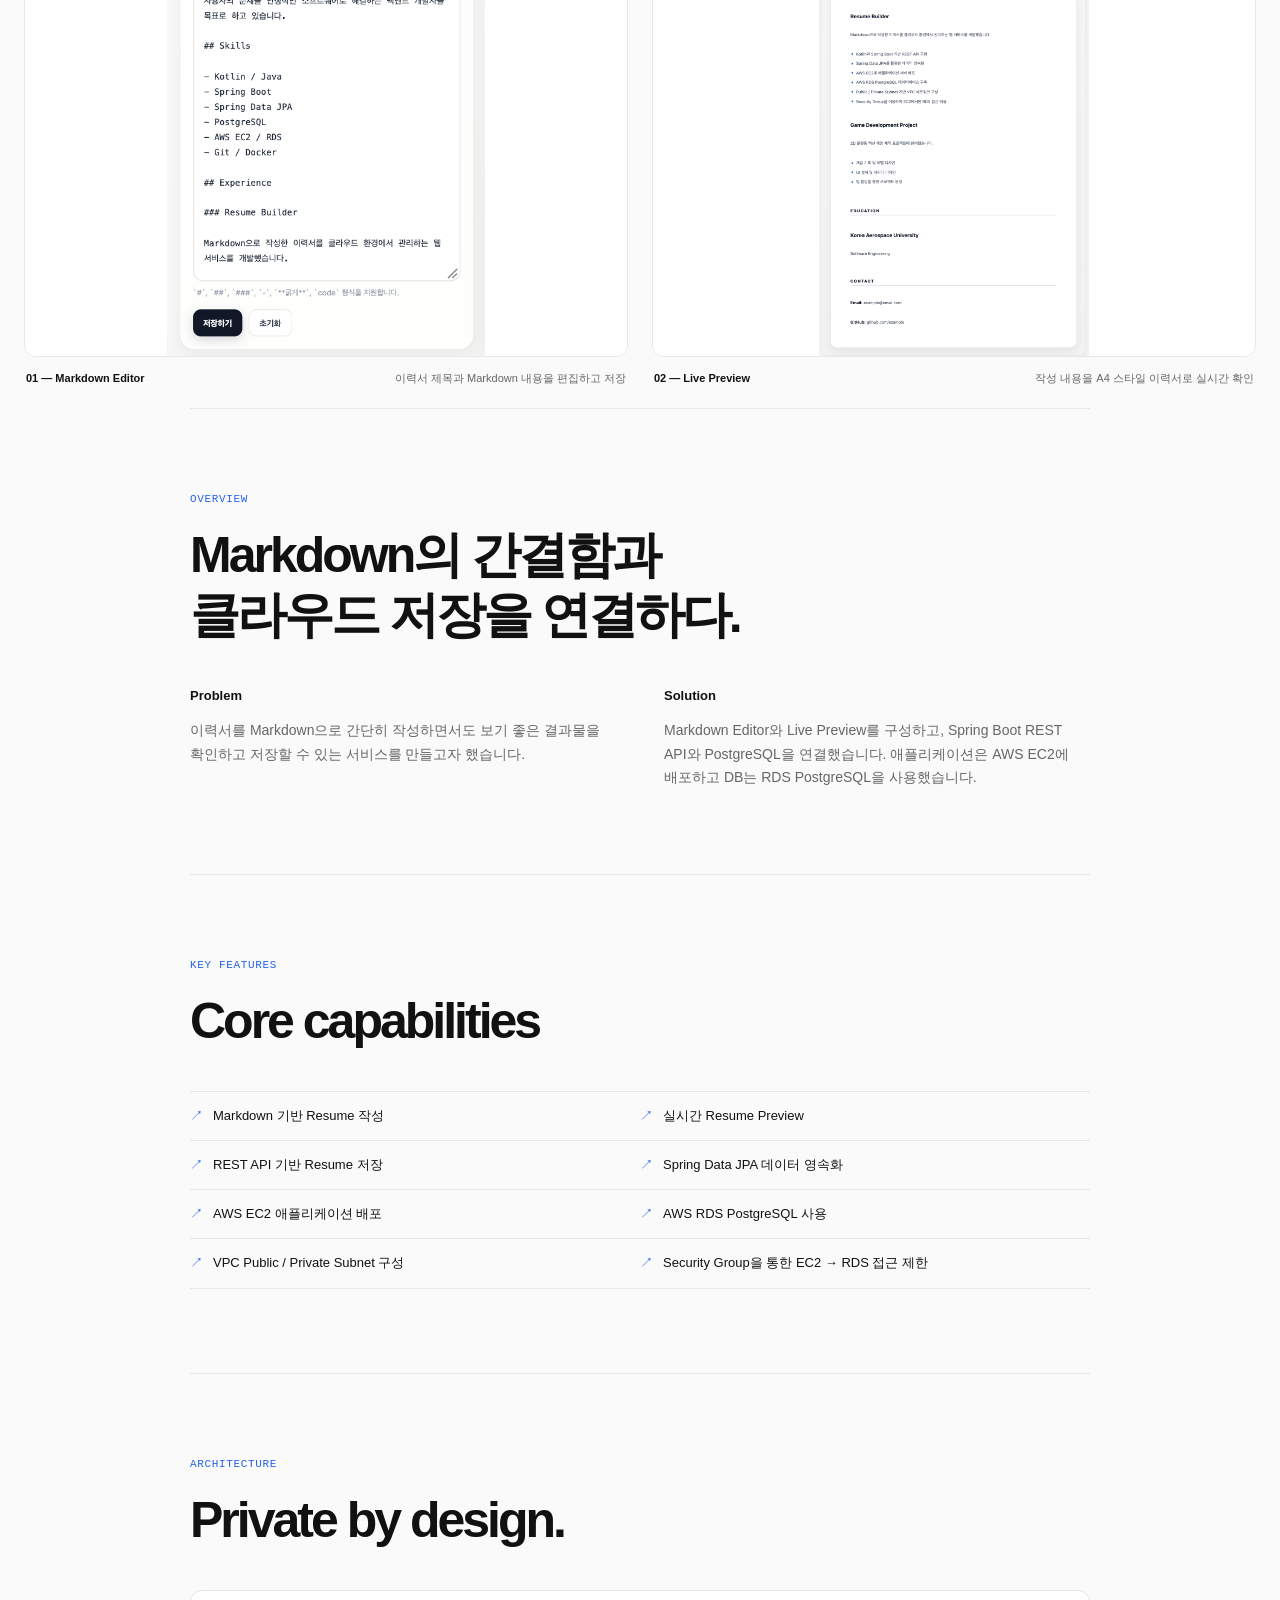
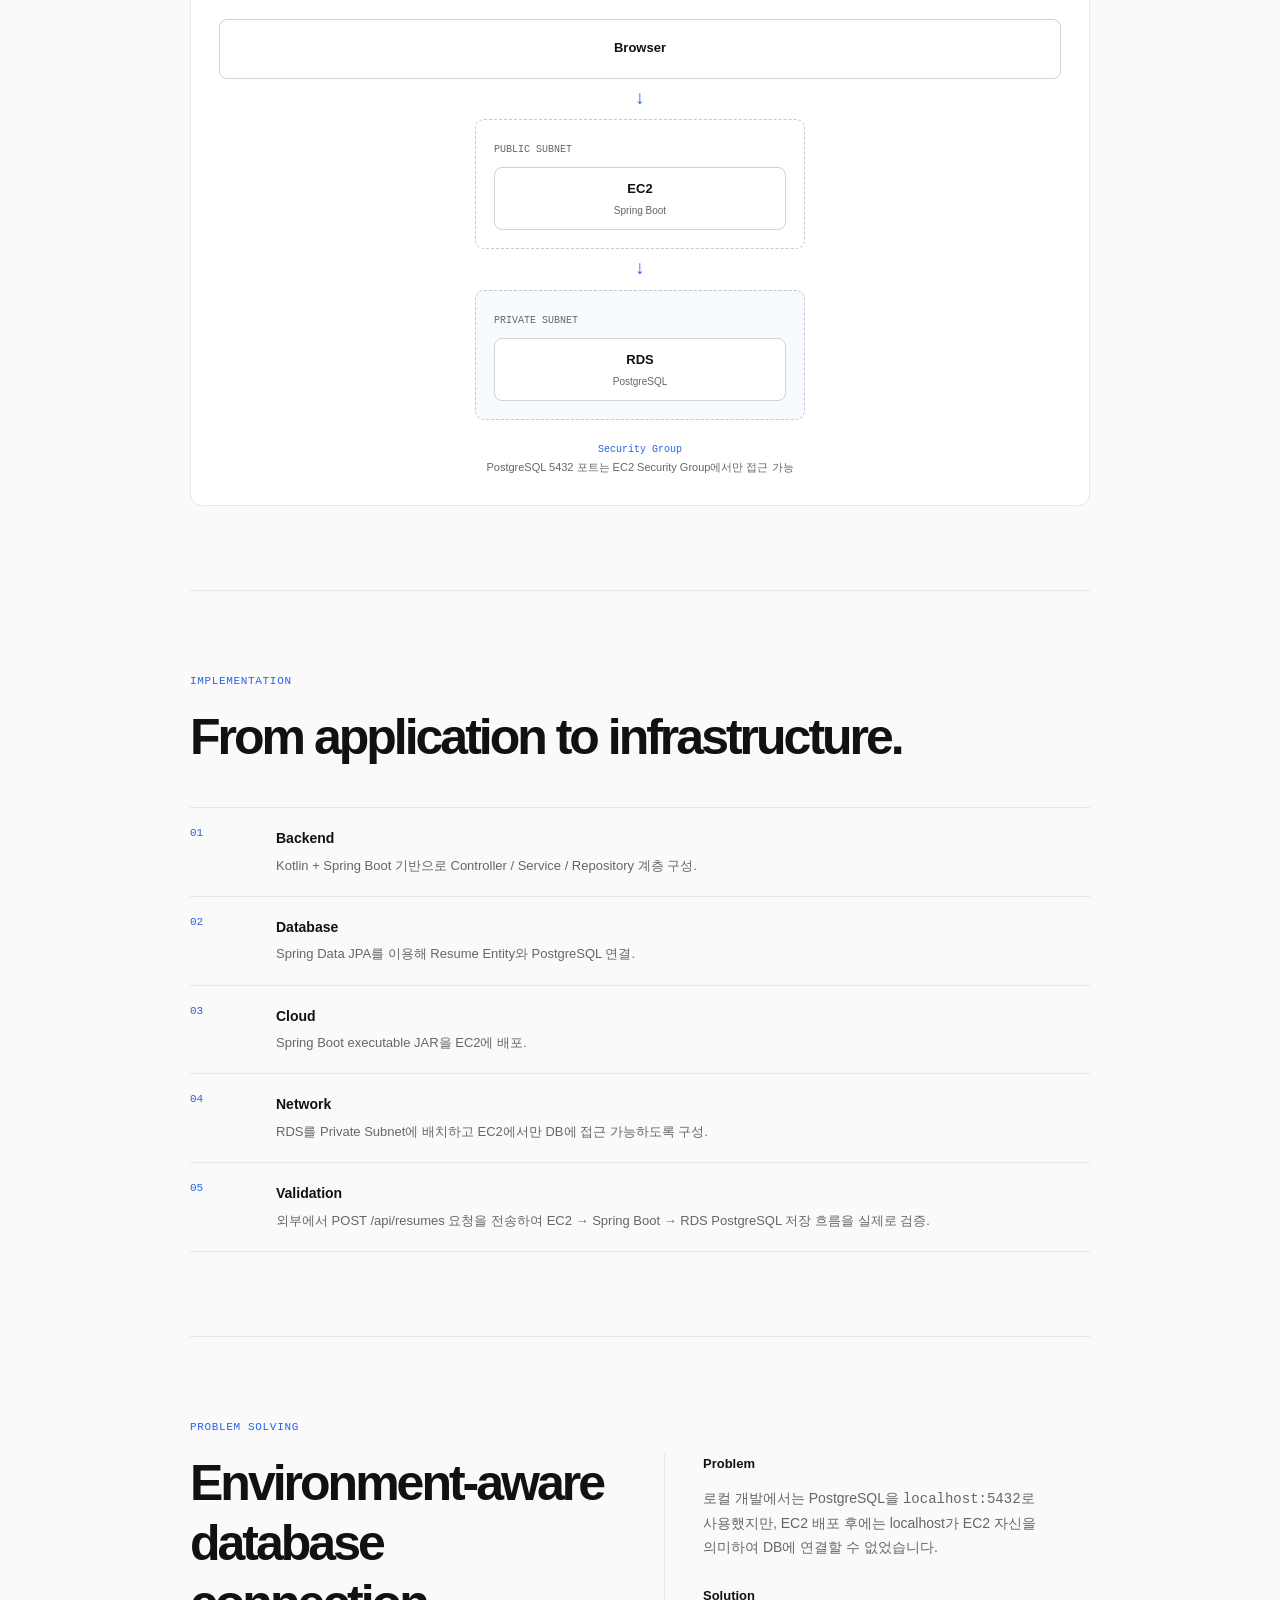
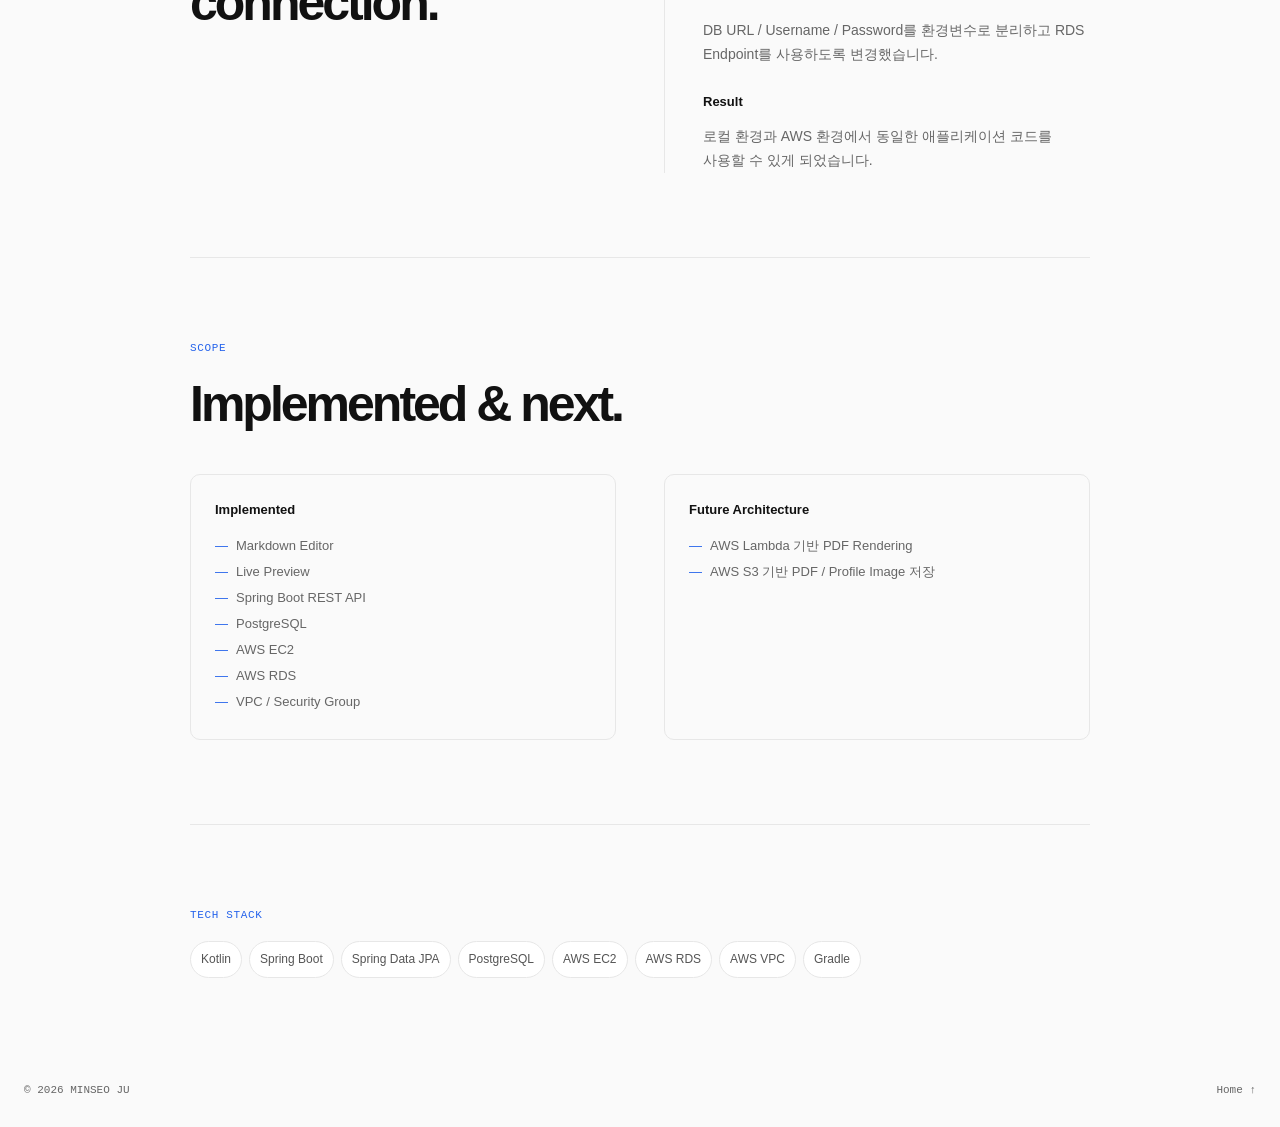
<file: projects/resume-builder.html>
<!doctype html>
<html lang="ko">
  <head><meta charset="utf-8"><meta name="viewport" content="width=device-width, initial-scale=1"><meta name="description" content="Resume Builder 프로젝트 사례 연구"><title>Resume Builder — MINSEO JU</title><link rel="stylesheet" href="../css/style.css"><style>.case-cover img,.shot-frame img{object-fit:contain;background:#fff}</style></head>
  <body data-page="resume-builder"><a class="skip-link" href="#main">본문으로 건너뛰기</a><header class="site-header"><div class="nav-wrap"><a class="brand" href="../index.html" aria-label="MINSEO 홈">MINSEO<span>.</span></a><button class="menu-toggle" type="button" aria-expanded="false" aria-controls="primary-nav"><span></span><span></span><span></span><span class="sr-only">메뉴 열기</span></button><nav id="primary-nav" class="primary-nav" aria-label="주요 메뉴"><a href="../index.html#about">About</a><a href="../index.html#projects">Projects</a><a href="../index.html#skills">Skills</a><a href="../index.html#contact">Contact</a><a class="nav-github" href="https://github.com/Ophelia0419" target="_blank" rel="noreferrer">GitHub <span aria-hidden="true">↗</span></a></nav></div></header>
    <main id="main"><section class="case-hero container reveal"><a class="back-link" href="../index.html#projects">← All Projects</a><p class="eyebrow">01 / PERSONAL PROJECT</p><h1>Resume Builder</h1><p class="case-subtitle">Markdown Resume Management Service</p><p class="case-summary">Markdown으로 이력서를 작성하고 실시간으로 미리보며, AWS 환경에서 Spring Boot 서버와 PostgreSQL 데이터베이스를 이용해 이력서를 저장하는 클라우드 기반 웹 서비스.</p><ul class="tag-list"><li>Personal Project</li><li>Backend</li><li>AWS</li></ul></section>
      <section class="container reveal"><div class="case-cover resume-cover image-fallback" data-fallback-title="Resume Builder" data-fallback-kicker="PROJECT PREVIEW"><img src="../assets/resume-builder/cover.png" alt="Resume Builder 서비스 소개 화면" data-fallback></div></section>
      <section class="container product-shots reveal" aria-labelledby="product-shots-title"><div class="shots-heading"><div><p class="section-index">PRODUCT SCREENS</p><h2 id="product-shots-title">Built interface.</h2></div><p>Markdown 입력부터 완성된 이력서 미리보기까지,<br>실제 구현 화면입니다.</p></div><div class="shots-grid"><figure><div class="shot-frame"><img src="../assets/resume-builder/editor.png" alt="Resume Builder Markdown 이력서 편집 화면" data-fallback></div><figcaption><b>01 — Markdown Editor</b><span>이력서 제목과 Markdown 내용을 편집하고 저장</span></figcaption></figure><figure><div class="shot-frame"><img src="../assets/resume-builder/preview.png" alt="Resume Builder 실시간 이력서 미리보기 화면" data-fallback></div><figcaption><b>02 — Live Preview</b><span>작성 내용을 A4 스타일 이력서로 실시간 확인</span></figcaption></figure></div></section>
      <div class="case-body container"><section class="case-section reveal"><p class="section-index">OVERVIEW</p><h2>Markdown의 간결함과<br>클라우드 저장을 연결하다.</h2><div class="two-column-copy"><div><h3>Problem</h3><p>이력서를 Markdown으로 간단히 작성하면서도 보기 좋은 결과물을 확인하고 저장할 수 있는 서비스를 만들고자 했습니다.</p></div><div><h3>Solution</h3><p>Markdown Editor와 Live Preview를 구성하고, Spring Boot REST API와 PostgreSQL을 연결했습니다. 애플리케이션은 AWS EC2에 배포하고 DB는 RDS PostgreSQL을 사용했습니다.</p></div></div></section>
        <section class="case-section reveal"><p class="section-index">KEY FEATURES</p><h2>Core capabilities</h2><ul class="feature-grid"><li>Markdown 기반 Resume 작성</li><li>실시간 Resume Preview</li><li>REST API 기반 Resume 저장</li><li>Spring Data JPA 데이터 영속화</li><li>AWS EC2 애플리케이션 배포</li><li>AWS RDS PostgreSQL 사용</li><li>VPC Public / Private Subnet 구성</li><li>Security Group을 통한 EC2 → RDS 접근 제한</li></ul></section>
        <section class="case-section reveal"><p class="section-index">ARCHITECTURE</p><h2>Private by design.</h2><div class="architecture resume-architecture"><div class="arch-node user-node">Browser</div><div class="arch-arrow">↓</div><div class="network-zone public-zone"><span>PUBLIC SUBNET</span><div class="arch-node">EC2 <small>Spring Boot</small></div></div><div class="arch-arrow">↓</div><div class="network-zone private-zone"><span>PRIVATE SUBNET</span><div class="arch-node">RDS <small>PostgreSQL</small></div></div><p class="arch-note"><strong>Security Group</strong> PostgreSQL 5432 포트는 EC2 Security Group에서만 접근 가능</p></div></section>
        <section class="case-section reveal"><p class="section-index">IMPLEMENTATION</p><h2>From application to infrastructure.</h2><ol class="implementation-list"><li><b>01</b><div><h3>Backend</h3><p>Kotlin + Spring Boot 기반으로 Controller / Service / Repository 계층 구성.</p></div></li><li><b>02</b><div><h3>Database</h3><p>Spring Data JPA를 이용해 Resume Entity와 PostgreSQL 연결.</p></div></li><li><b>03</b><div><h3>Cloud</h3><p>Spring Boot executable JAR을 EC2에 배포.</p></div></li><li><b>04</b><div><h3>Network</h3><p>RDS를 Private Subnet에 배치하고 EC2에서만 DB에 접근 가능하도록 구성.</p></div></li><li><b>05</b><div><h3>Validation</h3><p>외부에서 POST /api/resumes 요청을 전송하여 EC2 → Spring Boot → RDS PostgreSQL 저장 흐름을 실제로 검증.</p></div></li></ol></section>
        <section class="case-section reveal"><p class="section-index">PROBLEM SOLVING</p><div class="problem-solution"><div><h2>Environment-aware<br>database connection.</h2></div><div><h3>Problem</h3><p>로컬 개발에서는 PostgreSQL을 <code>localhost:5432</code>로 사용했지만, EC2 배포 후에는 localhost가 EC2 자신을 의미하여 DB에 연결할 수 없었습니다.</p><h3>Solution</h3><p>DB URL / Username / Password를 환경변수로 분리하고 RDS Endpoint를 사용하도록 변경했습니다.</p><h3>Result</h3><p>로컬 환경과 AWS 환경에서 동일한 애플리케이션 코드를 사용할 수 있게 되었습니다.</p></div></div></section>
        <section class="case-section reveal"><p class="section-index">SCOPE</p><h2>Implemented &amp; next.</h2><div class="scope-grid"><div><h3>Implemented</h3><ul><li>Markdown Editor</li><li>Live Preview</li><li>Spring Boot REST API</li><li>PostgreSQL</li><li>AWS EC2</li><li>AWS RDS</li><li>VPC / Security Group</li></ul></div><div><h3>Future Architecture</h3><ul><li>AWS Lambda 기반 PDF Rendering</li><li>AWS S3 기반 PDF / Profile Image 저장</li></ul></div></div></section>
        <section class="case-section reveal"><p class="section-index">TECH STACK</p><ul class="stack-cloud"><li>Kotlin</li><li>Spring Boot</li><li>Spring Data JPA</li><li>PostgreSQL</li><li>AWS EC2</li><li>AWS RDS</li><li>AWS VPC</li><li>Gradle</li></ul></section></div>
    </main><footer class="site-footer container"><span>© <span data-year></span> MINSEO JU</span><a href="../index.html">Home ↑</a></footer><script src="../js/main.js"></script></body>
</html>
</file>
<file: css/style.css>
:root{--bg:#fafafa;--paper:#fff;--ink:#111;--muted:#666;--line:#e7e7e7;--blue:#2563eb;--blue-soft:#eff6ff;--max:1240px;--sans:"Noto Sans KR",-apple-system,BlinkMacSystemFont,"Segoe UI",sans-serif;--mono:ui-monospace,SFMono-Regular,Menlo,Monaco,Consolas,monospace}*{box-sizing:border-box}html{scroll-behavior:smooth;scroll-padding-top:90px}body{margin:0;background:var(--bg);color:var(--ink);font-family:var(--sans);line-height:1.7;word-break:keep-all;animation:page-in .45s ease-out}a{color:inherit;text-decoration:none}button{font:inherit}.container{width:min(calc(100% - 48px),var(--max));margin:0 auto}.skip-link{position:absolute;left:12px;top:-50px;background:var(--ink);color:#fff;padding:8px 12px;z-index:99}.skip-link:focus{top:12px}.sr-only{position:absolute;width:1px;height:1px;overflow:hidden;clip:rect(0,0,0,0)}.site-header{position:sticky;top:0;z-index:10;border-bottom:1px solid rgba(231,231,231,.8);background:rgba(250,250,250,.9);backdrop-filter:blur(12px)}.nav-wrap{height:72px;width:min(calc(100% - 48px),var(--max));margin:auto;display:flex;align-items:center;justify-content:space-between}.brand{font-size:15px;letter-spacing:-.05em;font-weight:800}.brand span{color:var(--blue)}.primary-nav{display:flex;align-items:center;gap:28px;font-size:13px;font-weight:600}.primary-nav a{color:#525252}.primary-nav a:hover,.primary-nav a.active{color:var(--ink)}.primary-nav .nav-github{border:1px solid var(--line);padding:7px 11px;border-radius:8px;color:var(--ink)}.menu-toggle{display:none;border:0;background:transparent;padding:8px}.menu-toggle span:not(.sr-only){display:block;width:21px;height:1.5px;background:var(--ink);margin:4px}.eyebrow,.section-index{font:500 11px var(--mono);letter-spacing:.06em;color:var(--blue);margin:0 0 20px}.hero{padding:138px 0 95px}.hero h1{font-size:clamp(40px,6.2vw,80px);line-height:1.12;letter-spacing:-.065em;margin:0;max-width:980px}.hero-korean{font-size:16px;color:var(--muted);line-height:1.85;margin:34px 0 30px}.hero-actions{display:flex;gap:10px}.button{display:inline-flex;align-items:center;gap:20px;border-radius:9px;padding:12px 16px;font-size:13px;font-weight:700;transition:transform .2s}.button:hover{transform:translateY(-2px)}.button-primary{color:#fff;background:var(--ink)}.button-secondary{border:1px solid var(--line);background:var(--paper)}.hero-meta{display:flex;gap:26px;border-top:1px solid var(--line);margin-top:90px;padding-top:18px;color:var(--muted);font:11px var(--mono)}.section{padding:110px 0;border-top:1px solid var(--line)}.section-split{display:grid;grid-template-columns:1.15fr 1fr;gap:60px}.section h2,.case-section h2{font-size:clamp(30px,4vw,50px);letter-spacing:-.06em;line-height:1.2;margin:0}.prose{font-size:16px;color:var(--muted)}.prose p:first-child{margin-top:0}.section-heading{display:flex;justify-content:space-between;align-items:end;margin-bottom:46px}.section-heading>p{font-size:14px;line-height:1.65;color:var(--muted);margin:0}.project-list{border-top:1px solid var(--line)}.project-card{display:grid;grid-template-columns:1.08fr 1fr;gap:52px;padding:38px 0;border-bottom:1px solid var(--line)}.project-visual,.case-cover{position:relative;min-height:345px;overflow:hidden;border:1px solid var(--line);border-radius:12px;background:#f4f4f4}.project-visual{transition:border-color .25s,transform .25s}.project-visual:hover{transform:translateY(-3px);border-color:#c4c4c4}.visual-label{position:absolute;z-index:2;inset:24px;display:flex;justify-content:space-between;pointer-events:none}.visual-label span,.project-number{font:11px var(--mono);color:var(--muted)}.visual-label strong{font-size:26px;line-height:.92;letter-spacing:-.08em}.visual-caption{position:absolute;bottom:22px;left:24px;right:24px;display:flex;justify-content:space-between;font:10px var(--mono);letter-spacing:.06em}.visual-caption em{font-size:15px;font-style:normal}.resume-visual{background:linear-gradient(135deg,#f7f7f7,#e8edf4)}.diagram-mini{position:absolute;left:50%;top:51%;width:61%;height:45%;transform:translate(-50%,-50%)}.diagram-mini i{position:absolute;border:1px solid #aab6c7;background:#fff;border-radius:5px;width:30%;height:26%}.diagram-mini i:nth-child(1){left:0;top:34%}.diagram-mini i:nth-child(2){left:35%;top:0}.diagram-mini i:nth-child(3){right:0;top:34%}.diagram-mini i:after{content:"";position:absolute;width:33%;height:1px;background:#9baac0;top:50%;left:100%}.diagram-mini i:nth-child(2):after{width:1px;height:73%;left:50%;top:100%}.diagram-mini b{position:absolute;font:8px var(--mono);color:#46576e}.diagram-mini b:nth-of-type(1){left:-5px;bottom:5%}.diagram-mini b:nth-of-type(2){left:39%;bottom:78%}.diagram-mini b:nth-of-type(3){right:-7%;bottom:5%}.paylens-visual{background:linear-gradient(135deg,#101828,#23436f);color:#fff}.paylens-visual .visual-label span{color:#bbc9dd}.lens-mark{position:absolute;left:50%;top:52%;transform:translate(-50%,-50%);width:132px;height:132px;border:1px solid #93b8ee;border-radius:50%}.lens-mark:before,.lens-mark:after{content:"";position:absolute;left:20%;right:20%;height:1px;background:#93b8ee;top:50%}.lens-mark:after{transform:rotate(90deg)}.lens-mark span{position:absolute;border:1px solid rgba(147,184,238,.5);border-radius:50%;inset:14px}.lens-mark span:nth-child(2){inset:32px}.lens-mark span:nth-child(3){inset:54px;background:#77a7ee}.project-info{align-self:center}.project-info h3{font-size:34px;line-height:1.1;letter-spacing:-.06em;margin:9px 0}.project-subtitle{font:13px var(--mono);color:var(--blue);margin:0 0 17px}.project-info>p:not(.project-subtitle):not(.tech-line){font-size:14px;color:var(--muted);margin:0 0 20px}.tag-list,.stack-cloud{display:flex;flex-wrap:wrap;gap:7px;padding:0;margin:0;list-style:none}.tag-list li,.stack-cloud li{border:1px solid var(--line);border-radius:999px;padding:4px 9px;font-size:11px;color:#555;background:var(--paper)}.tech-line{font-size:12px;color:var(--muted);line-height:1.8;margin:18px 0}.tech-line span{font:10px var(--mono);text-transform:uppercase;letter-spacing:.06em;display:block;color:var(--ink)}.text-link{font-size:13px;font-weight:700;border-bottom:1px solid var(--ink);padding-bottom:3px}.text-link span{margin-left:8px}.skills-grid{border-top:1px solid var(--line);display:grid;grid-template-columns:repeat(4,1fr)}.skills-grid>div{padding:24px 22px 30px;border-right:1px solid var(--line)}.skills-grid>div:first-child{padding-left:0}.skills-grid>div:last-child{border:0}.skills-grid h3{font-size:14px;margin:0 0 17px}.skills-grid ul{padding:0;margin:0;list-style:none;font-size:13px;color:var(--muted);line-height:2}.contact-section{padding:105px 0;background:var(--ink);color:#fff}.contact-section .section-index{color:#94b9ff}.contact-section h2{font-size:clamp(38px,5vw,65px);letter-spacing:-.065em;line-height:1.1;margin:0 0 60px}.contact-links{border-top:1px solid #3d3d3d}.contact-links a{display:flex;justify-content:space-between;align-items:center;padding:19px 0;border-bottom:1px solid #3d3d3d;font-size:13px}.contact-links span{color:#aaa}.contact-links strong{font-weight:500}.contact-links em{font-style:normal;color:#91b9ff}.contact-note{font-size:11px;color:#969696;margin-top:16px}.contact-note code{color:#d5d5d5}.site-footer{display:flex;justify-content:space-between;padding:22px 0;font:11px var(--mono);color:var(--muted)}
/* Case studies */.case-hero{padding:74px 0 52px}.back-link{display:inline-block;font-size:12px;color:var(--muted);margin-bottom:58px}.back-link:hover{color:var(--blue)}.case-hero h1{font-size:clamp(52px,7vw,88px);line-height:1;letter-spacing:-.075em;margin:0}.case-subtitle{font:15px var(--mono);line-height:1.6;color:var(--blue);margin:18px 0}.case-summary{max-width:670px;font-size:17px;line-height:1.85;color:var(--muted);margin:25px 0}.case-cover{height:min(48vw,575px);min-height:350px}.case-cover img{width:100%;height:100%;position:absolute;object-fit:cover}.image-fallback:has(img.is-missing){background:linear-gradient(135deg,#f3f6fb,#e9eef6)}.image-fallback:has(img.is-missing):before{content:attr(data-fallback-kicker);position:absolute;z-index:1;top:30px;left:30px;font:11px var(--mono);color:var(--blue);letter-spacing:.08em}.image-fallback:has(img.is-missing):after{content:attr(data-fallback-title);position:absolute;z-index:1;left:30px;bottom:28px;font-weight:800;font-size:clamp(38px,7vw,84px);letter-spacing:-.08em;line-height:1;color:#18263a}.paylens-cover.image-fallback:has(img.is-missing){background:linear-gradient(135deg,#101828,#284e83)}.paylens-cover.image-fallback:has(img.is-missing):after{color:#fff}.case-body{max-width:900px}.case-section{border-top:1px solid var(--line);padding:84px 0}.case-section h2{margin-bottom:40px}.two-column-copy,.scope-grid,.problem-solution{display:grid;grid-template-columns:1fr 1fr;gap:48px}.two-column-copy h3,.scope-grid h3,.problem-solution h3{font-size:13px;margin:0 0 12px}.two-column-copy p,.problem-solution p{font-size:14px;color:var(--muted);margin:0}.feature-grid{display:grid;grid-template-columns:1fr 1fr;padding:0;margin:0;border-top:1px solid var(--line);list-style:none}.feature-grid li{font-size:13px;padding:13px 0;border-bottom:1px solid var(--line)}.feature-grid li:before{content:"↗";margin-right:10px;color:var(--blue)}.architecture{border:1px solid var(--line);border-radius:12px;background:var(--paper);padding:28px;text-align:center}.arch-node{display:flex;flex-direction:column;justify-content:center;align-items:center;min-width:142px;min-height:60px;padding:10px;border:1px solid #cfd3d8;border-radius:8px;background:#fff;font-size:13px;font-weight:700}.arch-node small{font-size:10px;font-weight:500;color:var(--muted);margin-top:2px}.user-node{margin:auto}.arch-arrow{font:19px/1.3 var(--mono);color:var(--blue);margin:8px}.network-zone{max-width:330px;border:1px dashed #bfc8d6;border-radius:9px;margin:auto;padding:24px 18px 18px}.network-zone>span{display:block;text-align:left;font:10px var(--mono);color:var(--muted);margin-bottom:12px}.private-zone{background:#f7faff}.arch-note{margin:24px 0 0;font-size:11px;color:var(--muted)}.arch-note strong{font:500 10px var(--mono);display:block;color:var(--blue);margin-bottom:3px}.implementation-list,.contribution-list{list-style:none;padding:0;margin:0;border-top:1px solid var(--line)}.implementation-list li,.contribution-list li{display:grid;grid-template-columns:74px 1fr;gap:12px;padding:19px 0;border-bottom:1px solid var(--line)}.implementation-list b,.contribution-list b{font:11px var(--mono);color:var(--blue)}.implementation-list h3,.contribution-list h3{font-size:14px;margin:0 0 4px}.implementation-list p,.contribution-list p{font-size:13px;color:var(--muted);margin:0}.problem-solution>div:nth-child(2){border-left:1px solid var(--line);padding-left:38px}.problem-solution h3:not(:first-child){margin-top:25px}.scope-grid>div{padding:24px;border:1px solid var(--line);border-radius:10px}.scope-grid ul{padding:0;margin:0;list-style:none;font-size:13px;color:var(--muted);line-height:2}.scope-grid li:before{content:"—";margin-right:8px;color:var(--blue)}.stack-cloud li{font-size:12px;padding:7px 10px}.narrow{max-width:630px}.document-list{display:flex;flex-wrap:wrap;gap:8px;margin:30px 0 0;padding:0;list-style:none}.document-list li{font-size:13px;padding:7px 11px;border:1px solid var(--line);border-radius:7px;background:var(--paper)}.flow-diagram{border-left:1px solid var(--line);margin-left:11px;padding-left:28px}.flow-diagram div{max-width:525px;border:1px solid var(--line);border-radius:8px;padding:12px 15px;background:#fff}.flow-diagram b{font-size:13px;display:block}.flow-diagram span{font-size:12px;color:var(--muted)}.flow-diagram i{display:block;font-style:normal;color:var(--blue);margin:4px 0;font-size:17px}.ai-pipeline{display:grid;grid-template-columns:1fr auto 1.25fr auto 1.3fr;align-items:stretch}.ai-pipeline div{border:1px solid var(--line);border-radius:8px;padding:18px 14px;background:var(--paper)}.ai-pipeline b{display:block;font-size:13px}.ai-pipeline span{font-size:10px;color:var(--muted);line-height:1.4;display:block;margin-top:5px}.ai-pipeline i{align-self:center;padding:0 10px;color:var(--blue);font-style:normal}.pipeline-note{font-size:13px;color:var(--muted);margin:18px 0 0}.solving-grid{display:grid;grid-template-columns:repeat(3,1fr);border-top:1px solid var(--line)}.solving-grid article{padding:22px 20px;border-right:1px solid var(--line)}.solving-grid article:first-child{padding-left:0}.solving-grid article:last-child{border:0}.solving-grid>b,.solving-grid article>b{font:11px var(--mono);color:var(--blue)}.solving-grid h3{font-size:15px;line-height:1.3;margin:12px 0}.solving-grid p{font-size:12px;color:var(--muted);line-height:1.75}.solving-grid strong{color:var(--ink);font-size:11px}.arch-row{display:flex;align-items:center;justify-content:center;gap:12px}.arch-row>i{font-style:normal;color:var(--blue)}.arch-branch{display:flex;align-items:center;justify-content:center;gap:8px;margin-top:32px;padding-top:30px;border-top:1px dashed var(--line)}.arch-branch>i{font-style:normal;color:var(--blue)}.arch-branch .arch-node{min-width:105px}.accent-node{border-color:#a5c4fc;background:var(--blue-soft)}.results{display:grid;grid-template-columns:1fr 1fr 1.5fr;border-top:1px solid var(--line);border-bottom:1px solid var(--line)}.results div{padding:26px 18px;border-right:1px solid var(--line)}.results div:first-child{padding-left:0}.results div:last-child{border:0}.results b{font-size:34px;line-height:1.15;letter-spacing:-.06em;display:block}.results div:last-child b{font-size:15px;letter-spacing:-.03em}.results span{font-size:11px;color:var(--muted);display:block;margin-top:9px}
.reveal{opacity:0;transform:translateY(10px);transition:opacity .55s ease,transform .55s ease}.reveal.is-visible{opacity:1;transform:none}.case-cover img.is-missing{display:none}@keyframes page-in{from{opacity:.65}to{opacity:1}}@media(max-width:760px){.container,.nav-wrap{width:min(calc(100% - 36px),var(--max))}.nav-wrap{height:62px}.menu-toggle{display:block}.primary-nav{position:absolute;display:none;left:0;right:0;top:62px;padding:16px 18px 20px;align-items:stretch;gap:1px;flex-direction:column;background:rgba(250,250,250,.98);border-bottom:1px solid var(--line)}.primary-nav.open{display:flex}.primary-nav a{padding:10px 0}.primary-nav .nav-github{padding:9px 11px;margin-top:5px;align-self:flex-start}.hero{padding:86px 0 65px}.hero h1{font-size:42px}.hero-korean{font-size:14px}.hero-korean br{display:none}.hero-meta{margin-top:60px;gap:9px;flex-direction:column}.section{padding:70px 0}.section-split,.project-card,.two-column-copy,.scope-grid,.problem-solution{grid-template-columns:1fr;gap:28px}.section-heading{display:block;margin-bottom:30px}.section-heading>p{margin-top:15px}.project-card{gap:26px;padding:28px 0}.project-visual{min-height:275px}.project-info h3{font-size:29px}.skills-grid{grid-template-columns:1fr 1fr}.skills-grid>div{padding:20px 12px;border-bottom:1px solid var(--line)}.skills-grid>div:nth-child(odd){padding-left:0}.skills-grid>div:nth-child(even){border-right:0}.contact-section{padding:72px 0}.contact-links a{align-items:flex-start;gap:10px;flex-direction:column}.case-hero{padding:45px 0 36px}.back-link{margin-bottom:38px}.case-summary{font-size:15px}.case-cover{height:350px;min-height:0}.case-section{padding:59px 0}.case-section h2{margin-bottom:27px}.feature-grid{grid-template-columns:1fr}.problem-solution>div:nth-child(2){padding:24px 0 0;border-left:0;border-top:1px solid var(--line)}.ai-pipeline{grid-template-columns:1fr;gap:7px}.ai-pipeline i{text-align:center;padding:0;transform:rotate(90deg)}.solving-grid,.results{grid-template-columns:1fr}.solving-grid article,.results div{padding:20px 0;border-right:0;border-bottom:1px solid var(--line)}.arch-row{flex-direction:column}.arch-row>i{transform:none}.arch-branch{flex-direction:column;gap:5px}.arch-branch>i{transform:rotate(90deg)}.arch-branch .arch-node{min-width:160px}.results div:last-child{border-bottom:0}.site-footer{padding:18px 0}.flow-diagram{padding-left:20px;margin-left:5px}}@media(prefers-reduced-motion:reduce){html{scroll-behavior:auto}body{animation:none}.reveal{opacity:1;transform:none;transition:none}.button,.project-visual{transition:none}}
:root{--shot-space:80px}.product-shots{padding:84px 0 20px}.shots-heading{display:flex;justify-content:space-between;align-items:end;margin-bottom:30px}.shots-heading h2{font-size:clamp(30px,4vw,50px);letter-spacing:-.06em;line-height:1.2;margin:0}.shots-heading>p{font-size:13px;line-height:1.65;color:var(--muted);margin:0}.shots-grid{display:grid;grid-template-columns:1fr 1fr;gap:24px}.shots-grid figure{margin:0}.shot-frame{background:#f3f3f3;border:1px solid var(--line);border-radius:12px;overflow:hidden;height:590px;display:flex;justify-content:center}.shot-frame img{height:100%;width:100%;object-fit:cover;object-position:top}.shots-grid figcaption{padding:12px 2px 0;display:flex;justify-content:space-between;gap:16px;font-size:11px;color:var(--muted)}.shots-grid figcaption b{color:var(--ink);font-weight:700}.shots-grid figcaption span{text-align:right}@media(max-width:760px){.product-shots{padding:58px 0 10px}.shots-heading{display:block}.shots-heading>p{margin-top:14px}.shots-grid{grid-template-columns:1fr;gap:28px}.shot-frame{height:540px}.shots-grid figcaption{display:block}.shots-grid figcaption span{display:block;text-align:left;margin-top:3px}}
</file>
